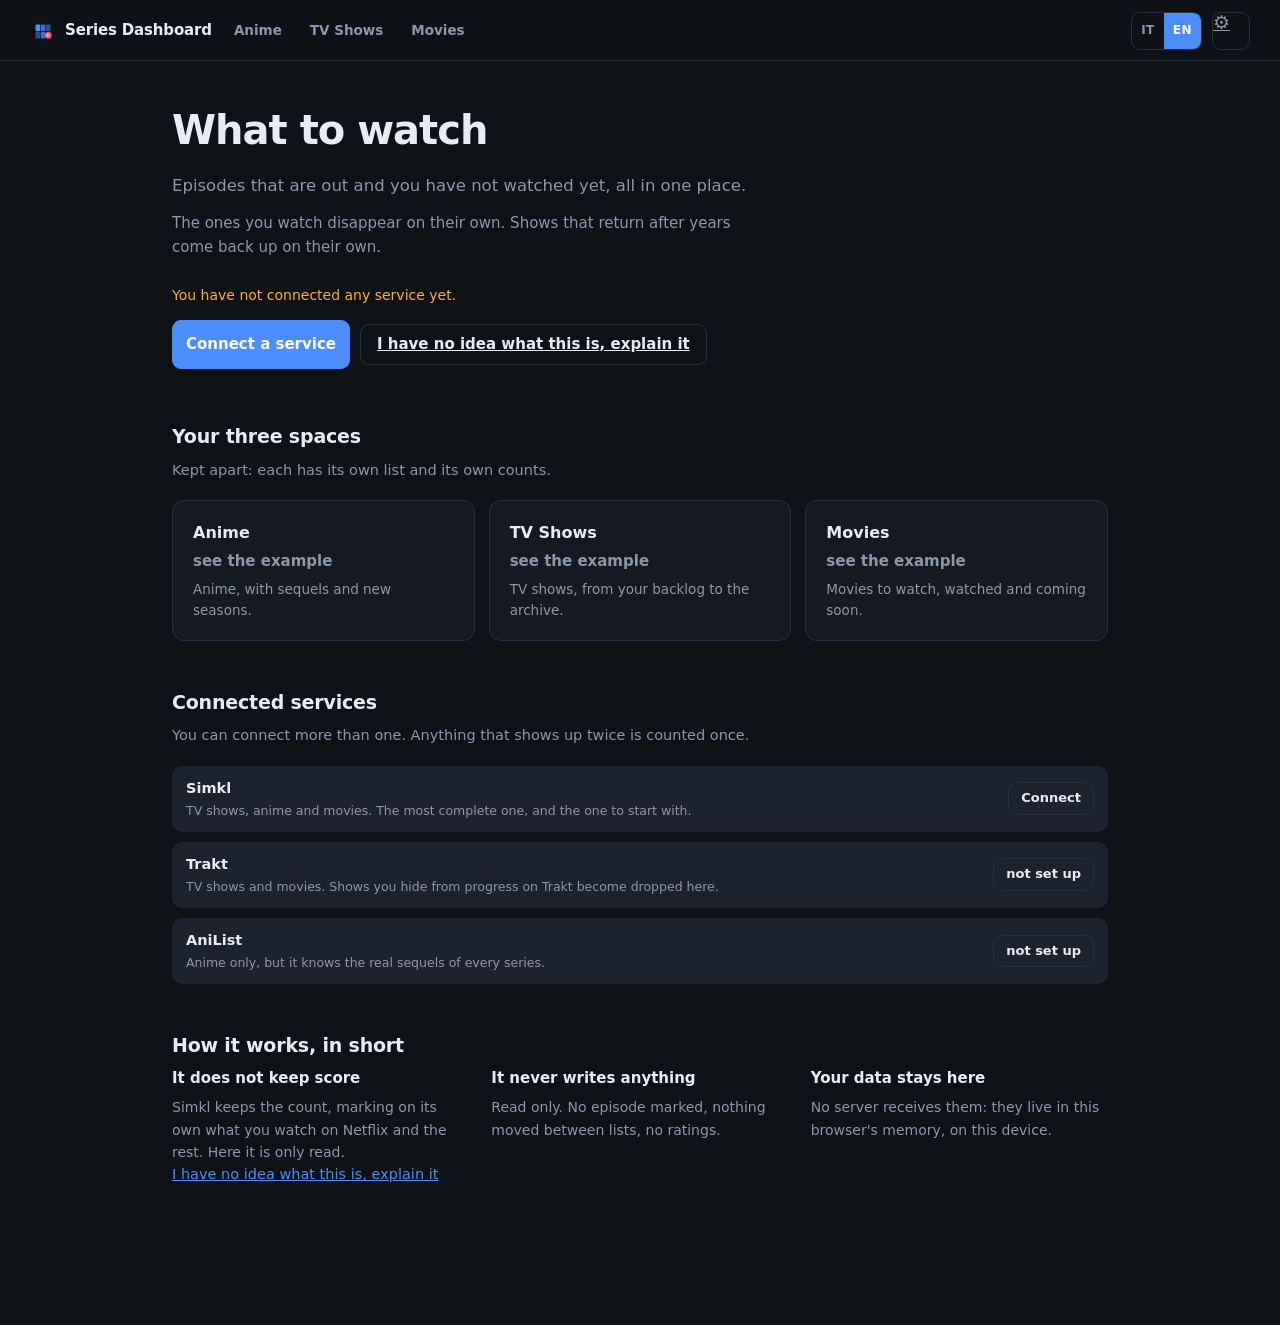
<file: index.html>
<!doctype html>
<html lang="it">
<head>
<meta charset="utf-8">
<meta name="viewport" content="width=device-width, initial-scale=1, viewport-fit=cover">
<meta name="theme-color" content="#0e1116">
<title>Dashboard Serie</title>
<meta name="description" content="Gli episodi usciti che non hai ancora visto, presi dai tuoi account. Anime, serie TV e film, ognuno col suo spazio.">
<link rel="icon" href="icon.svg">
<link rel="manifest" href="manifest.webmanifest">
<!-- Il numero di versione sale a ogni modifica: senza, il browser continua a
     servire i file vecchi. Va cambiato in tutte le pagine e nella costante
     VERSIONE di sw.js. Se ne resta indietro uno, il sito lo dice nella console. -->
<link rel="stylesheet" href="app.css?v=30">
</head>
<body>

<header class="topbar">
  <div class="topbar-inner topbar-row">
    <a class="marchio" href="index.html">
      <img src="icon.svg" alt="" width="26" height="26">
      <span data-t="app.nome"></span>
    </a>
    <nav class="spazi">
      <a href="anime.html" data-spazio="anime" data-t="nav.anime"></a>
      <a href="serie.html" data-spazio="serie" data-t="nav.serie"></a>
      <a href="film.html" data-spazio="film" data-t="nav.film"></a>
    </nav>
    <span class="spacer"></span>
    <span id="syncInfo" class="sync-info"></span>
    <button id="btnSync" class="icon-btn hidden" data-t-attr="title:ctrl.aggiorna">&#8635;</button>
    <span class="lingua-switch">
      <button data-lingua="it">IT</button><button data-lingua="en">EN</button>
    </span>
    <a class="icon-btn" href="impostazioni.html" data-t-attr="title:nav.impostazioni">&#9881;</a>
  </div>
</header>

<main class="pagina-centro">

  <!-- ============ APERTURA ============ -->
  <section class="hero">
    <h1 data-t="home.titolo"></h1>
    <p class="hero-sotto" data-t="home.sotto"></p>
    <p class="hero-sotto hero-sotto2" data-t="home.sotto2"></p>

    <div id="heroAzioni" class="hero-azioni"></div>
  </section>

  <!-- ============ I TRE SPAZI ============ -->
  <section class="sezione" id="sezSpazi">
    <h2 class="sezione-t" data-t="home.spaziTitolo"></h2>
    <p class="sezione-d" data-t="home.spaziSotto"></p>
    <div class="spazi-carte" id="spaziCarte"></div>
  </section>

  <!-- ============ SERVIZI ============ -->
  <section class="sezione">
    <h2 class="sezione-t" data-t="home.serviziTitolo"></h2>
    <p class="sezione-d" data-t="home.serviziSotto"></p>
    <div class="servizi" id="homeServizi"></div>
  </section>

  <!-- ============ COME FUNZIONA ============ -->
  <section class="sezione">
    <h2 class="sezione-t" data-t="home.comeFunziona"></h2>
    <div class="punti">
      <div class="punto">
        <h3 data-t="home.p1t"></h3>
        <p data-t="home.p1d"></p>
      </div>
      <div class="punto">
        <h3 data-t="home.p2t"></h3>
        <p data-t="home.p2d"></p>
      </div>
      <div class="punto">
        <h3 data-t="home.p3t"></h3>
        <p data-t="home.p3d"></p>
      </div>
    </div>
    <p class="sezione-d">
      <a href="guida.html" data-t="home.leggiGuida"></a>
    </p>
  </section>

</main>

<script src="js/lingua.js?v=30"></script>
<script src="js/stato.js?v=30"></script>
<script src="js/fonti.js?v=30"></script>
<script src="js/regole.js?v=30"></script>
<script src="js/carte.js?v=30"></script>
<script src="js/telaio.js?v=30"></script>
<script src="js/home.js?v=30"></script>
</body>
</html>
</file>
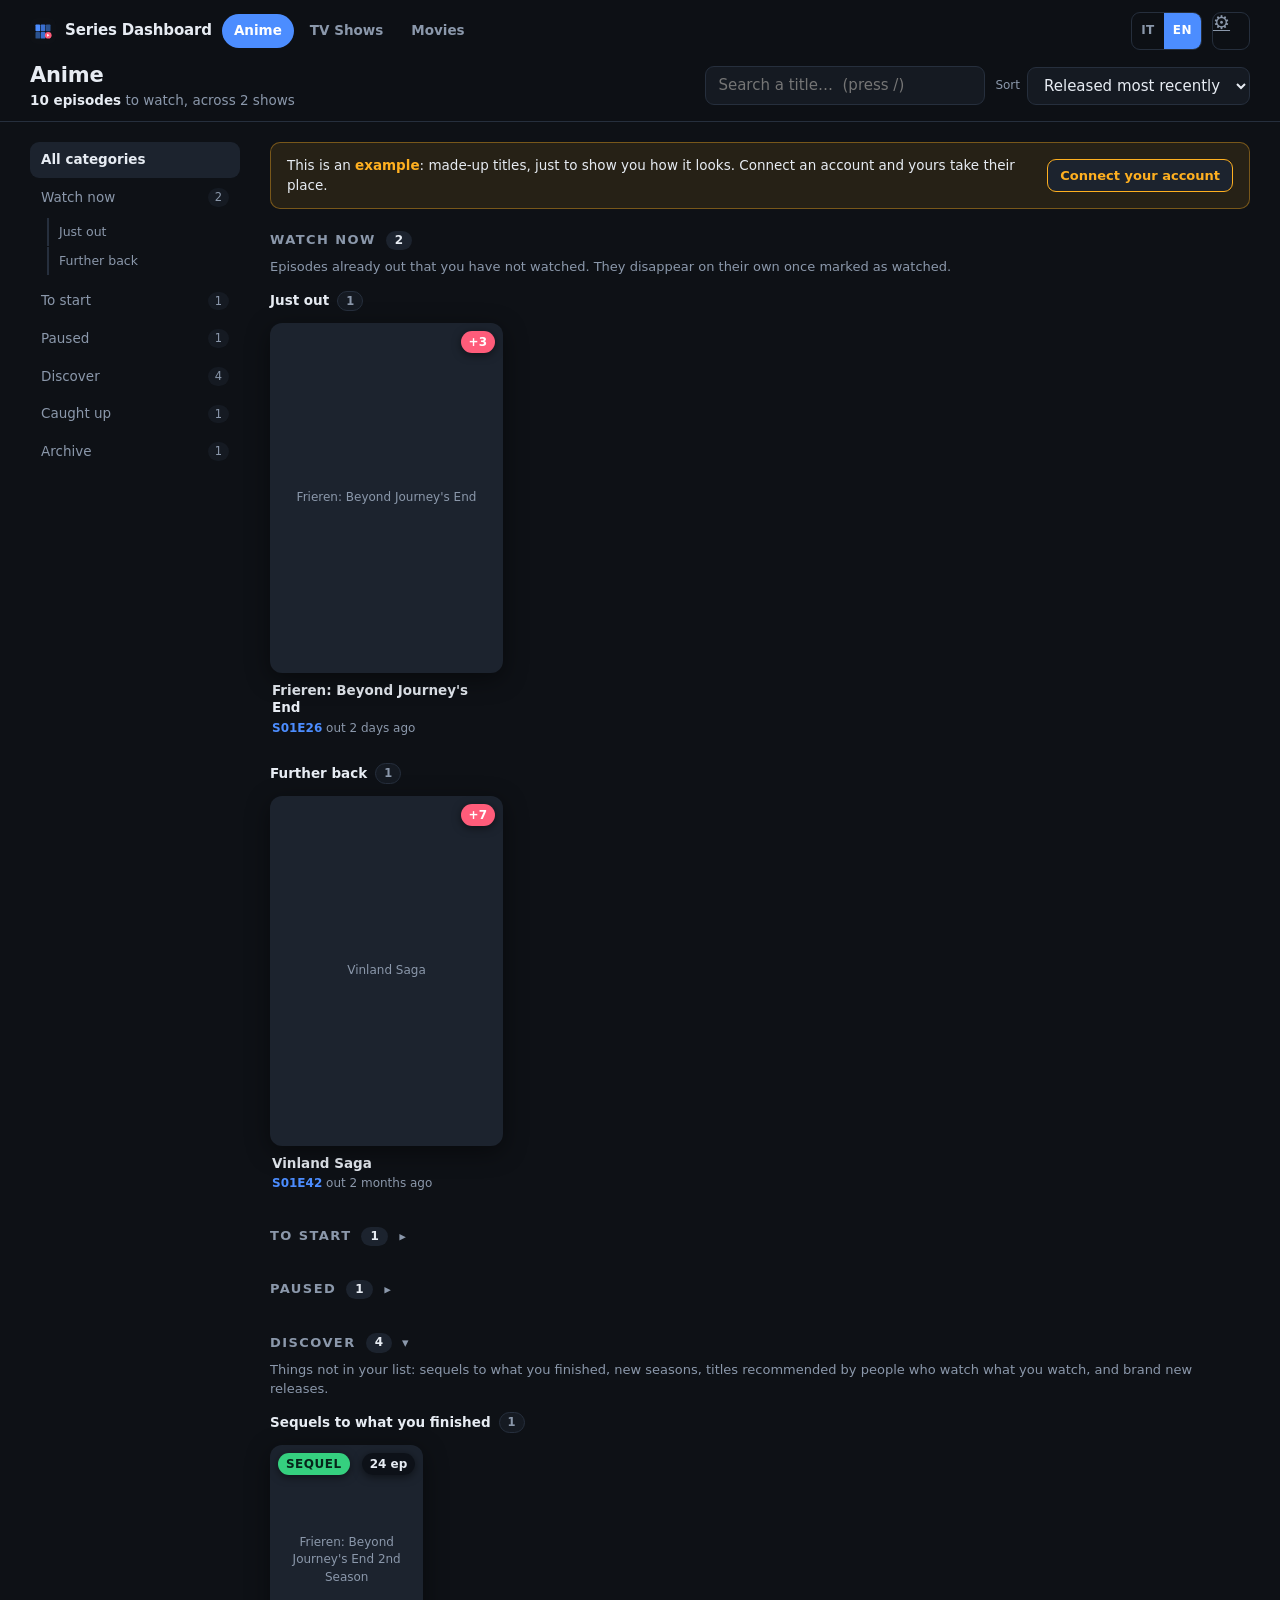
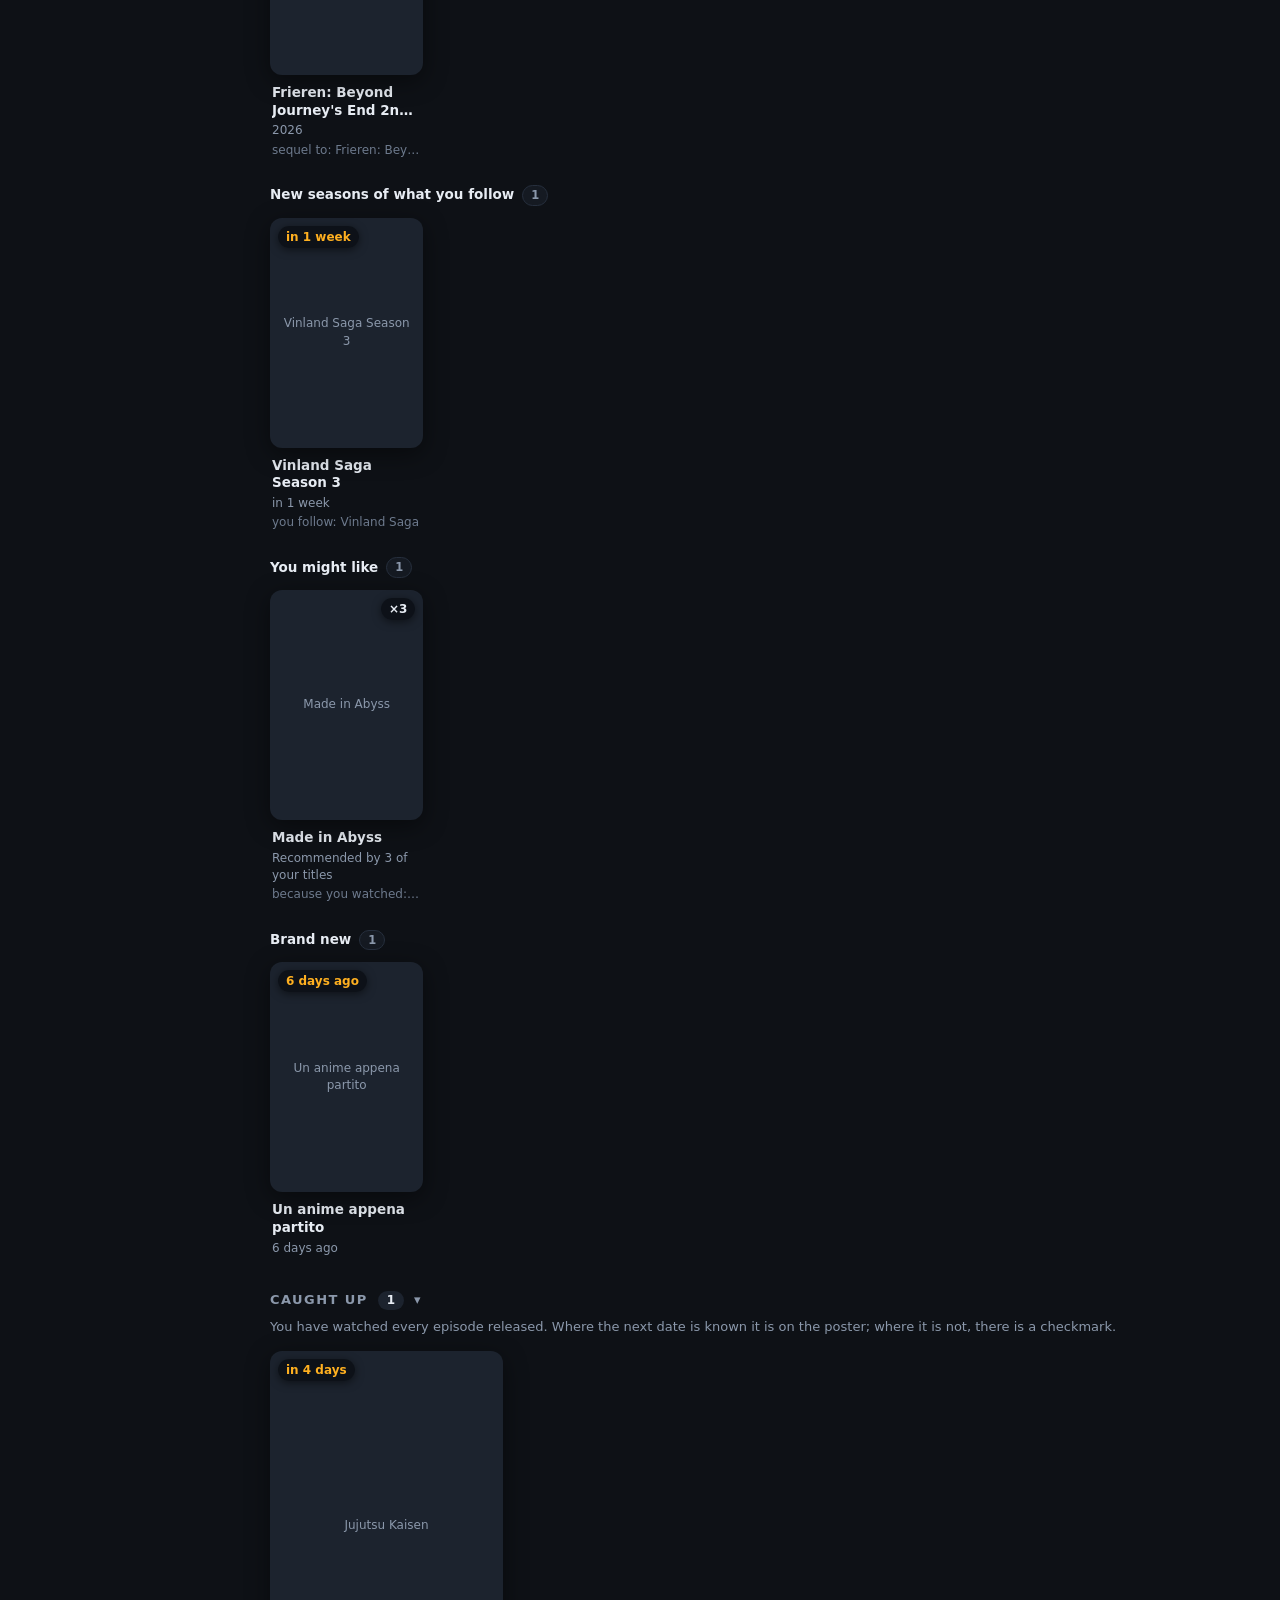
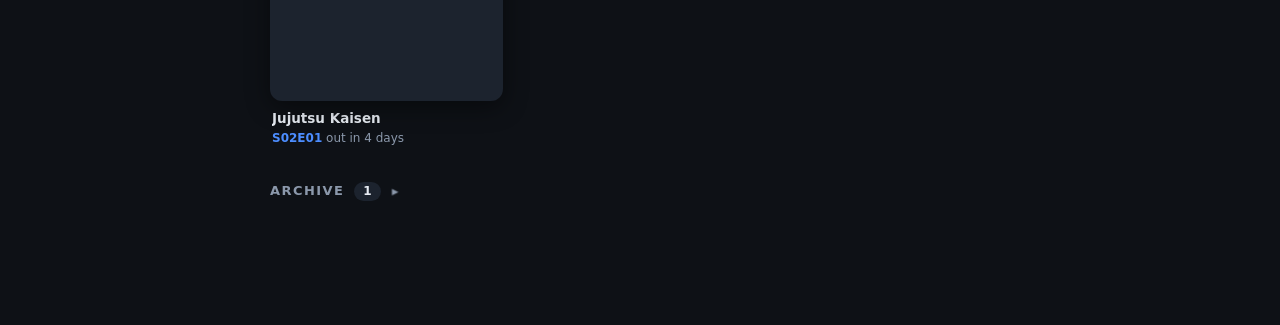
<file: anime.html>
<!doctype html>
<html lang="it">
<head>
<meta charset="utf-8">
<meta name="viewport" content="width=device-width, initial-scale=1, viewport-fit=cover">
<meta name="theme-color" content="#0e1116">
<title>Anime · Dashboard Serie</title>
<link rel="icon" href="icon.svg">
<link rel="manifest" href="manifest.webmanifest">
<!-- il numero di versione va tenuto uguale in tutte le pagine e in sw.js -->
<link rel="stylesheet" href="app.css?v=30">
</head>
<body>

<header class="topbar">
  <div class="topbar-inner">
    <div class="topbar-row">
      <a class="marchio" href="index.html">
        <img src="icon.svg" alt="" width="26" height="26">
        <span class="marchio-nome" data-t="app.nome"></span>
      </a>
      <nav class="spazi">
        <a href="anime.html" data-spazio="anime" data-t="nav.anime"></a>
        <a href="serie.html" data-spazio="serie" data-t="nav.serie"></a>
        <a href="film.html" data-spazio="film" data-t="nav.film"></a>
      </nav>
      <span class="spacer"></span>
      <span id="syncInfo" class="sync-info"></span>
      <button id="btnSync" class="icon-btn" data-t-attr="title:ctrl.aggiorna">&#8635;</button>
      <span class="lingua-switch">
        <button data-lingua="it">IT</button><button data-lingua="en">EN</button>
      </span>
      <a class="icon-btn" href="impostazioni.html" data-t-attr="title:nav.impostazioni">&#9881;</a>
    </div>

    <div class="topbar-row">
      <div class="brand-box">
        <h1 class="brand" data-t="nav.anime"></h1>
        <p class="brand-sub" id="brandSub"></p>
      </div>
      <span class="spacer"></span>
      <input id="cerca" class="search" type="search" autocomplete="off"
             data-t-attr="placeholder:ctrl.cerca;title:ctrl.cercaAiuto">
      <span class="campo">
        <span class="campo-eti" data-t="ctrl.ordina"></span>
        <select id="ordina" class="select" data-t-attr="title:ctrl.ordinaAiuto"></select>
      </span>
    </div>
  </div>
</header>

<div class="layout">
  <nav class="nav" id="nav"></nav>
  <main id="main"></main>
</div>

<script src="js/lingua.js?v=30"></script>
<script src="js/stato.js?v=30"></script>
<script src="js/fonti.js?v=30"></script>
<script src="js/regole.js?v=30"></script>
<script src="js/carte.js?v=30"></script>
<script src="js/telaio.js?v=30"></script>
<script src="js/esempio.js?v=30"></script>
<script src="js/spazio.js?v=30"></script>
<script>avviaSpazio('anime');</script>
</body>
</html>
</file>
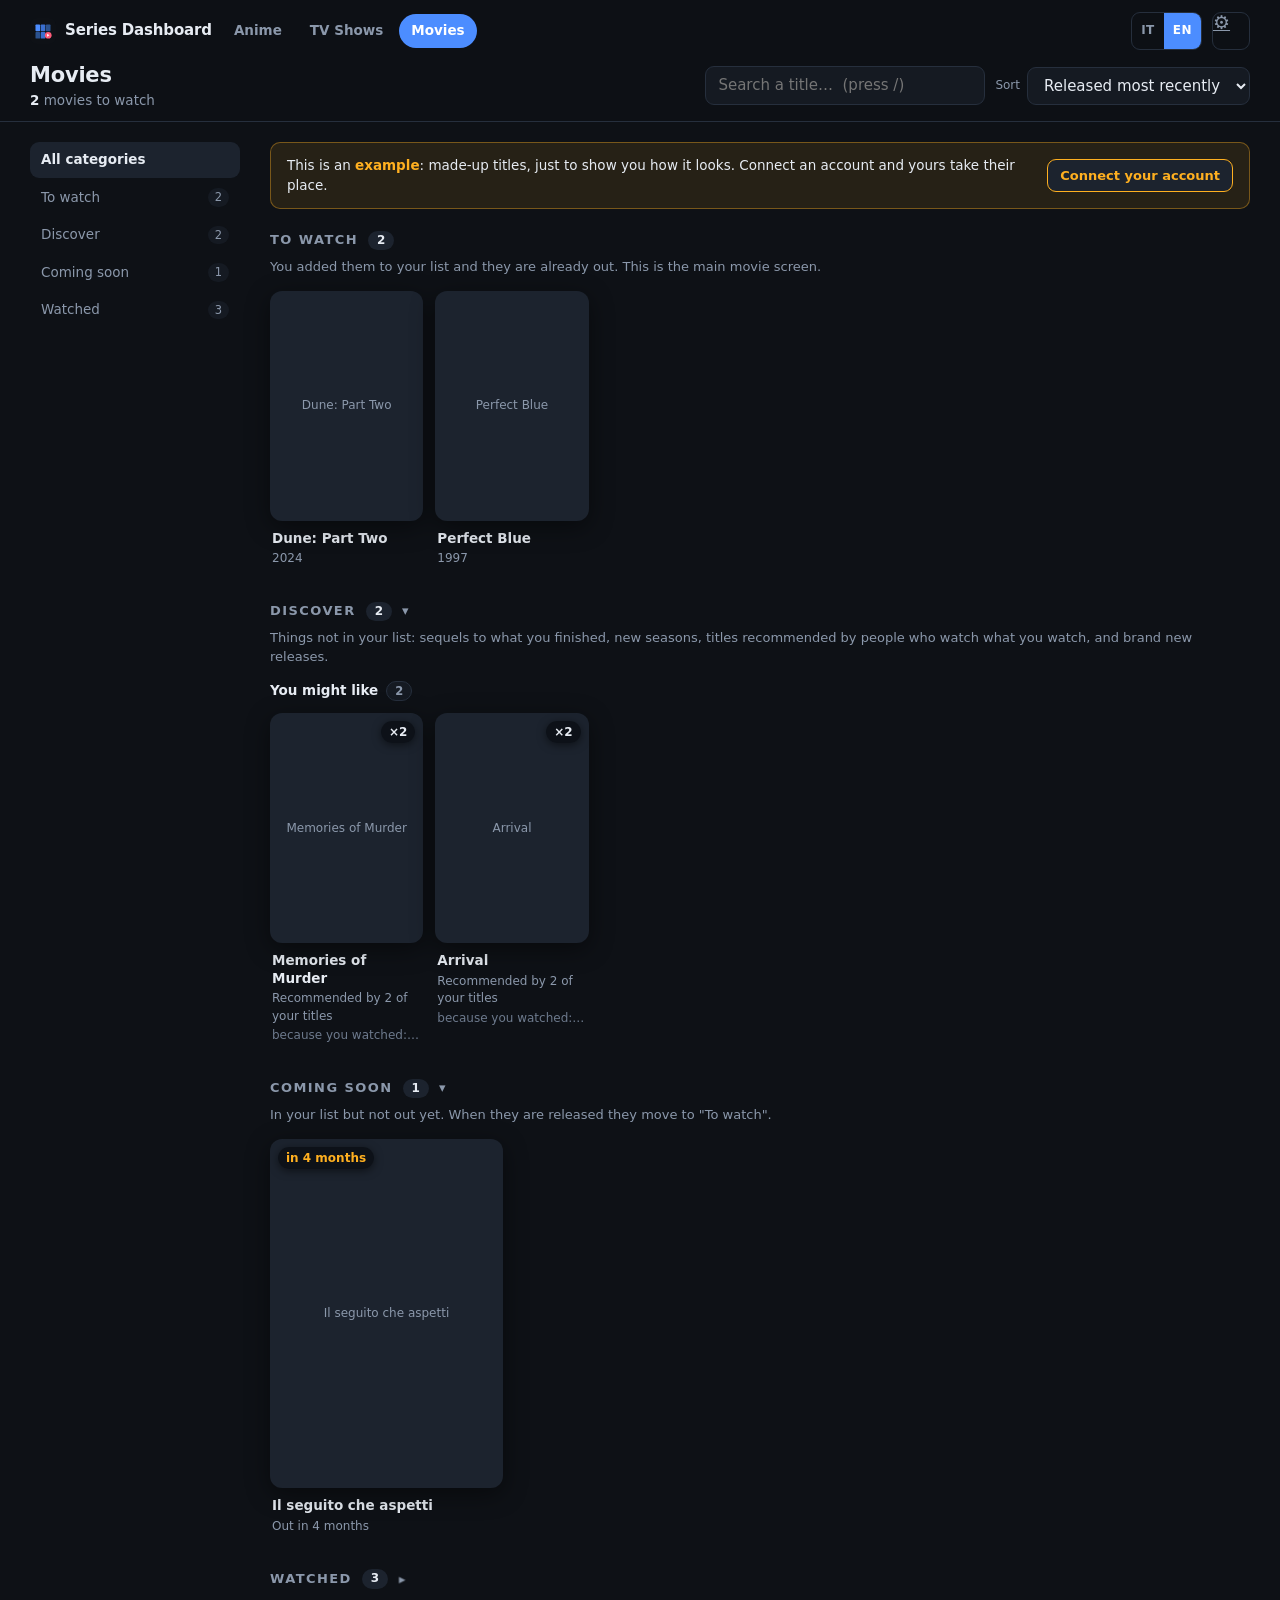
<file: film.html>
<!doctype html>
<html lang="it">
<head>
<meta charset="utf-8">
<meta name="viewport" content="width=device-width, initial-scale=1, viewport-fit=cover">
<meta name="theme-color" content="#0e1116">
<title>Film · Dashboard Serie</title>
<link rel="icon" href="icon.svg">
<link rel="manifest" href="manifest.webmanifest">
<!-- il numero di versione va tenuto uguale in tutte le pagine e in sw.js -->
<link rel="stylesheet" href="app.css?v=30">
</head>
<body>

<header class="topbar">
  <div class="topbar-inner">
    <div class="topbar-row">
      <a class="marchio" href="index.html">
        <img src="icon.svg" alt="" width="26" height="26">
        <span class="marchio-nome" data-t="app.nome"></span>
      </a>
      <nav class="spazi">
        <a href="anime.html" data-spazio="anime" data-t="nav.anime"></a>
        <a href="serie.html" data-spazio="serie" data-t="nav.serie"></a>
        <a href="film.html" data-spazio="film" data-t="nav.film"></a>
      </nav>
      <span class="spacer"></span>
      <span id="syncInfo" class="sync-info"></span>
      <button id="btnSync" class="icon-btn" data-t-attr="title:ctrl.aggiorna">&#8635;</button>
      <span class="lingua-switch">
        <button data-lingua="it">IT</button><button data-lingua="en">EN</button>
      </span>
      <a class="icon-btn" href="impostazioni.html" data-t-attr="title:nav.impostazioni">&#9881;</a>
    </div>

    <div class="topbar-row">
      <div class="brand-box">
        <h1 class="brand" data-t="nav.film"></h1>
        <p class="brand-sub" id="brandSub"></p>
      </div>
      <span class="spacer"></span>
      <input id="cerca" class="search" type="search" autocomplete="off"
             data-t-attr="placeholder:ctrl.cerca;title:ctrl.cercaAiuto">
      <span class="campo">
        <span class="campo-eti" data-t="ctrl.ordina"></span>
        <select id="ordina" class="select" data-t-attr="title:ctrl.ordinaAiuto"></select>
      </span>
    </div>
  </div>
</header>

<div class="layout">
  <nav class="nav" id="nav"></nav>
  <main id="main"></main>
</div>

<script src="js/lingua.js?v=30"></script>
<script src="js/stato.js?v=30"></script>
<script src="js/fonti.js?v=30"></script>
<script src="js/regole.js?v=30"></script>
<script src="js/carte.js?v=30"></script>
<script src="js/telaio.js?v=30"></script>
<script src="js/esempio.js?v=30"></script>
<script src="js/spazio.js?v=30"></script>
<script>avviaSpazio('film');</script>
</body>
</html>
</file>
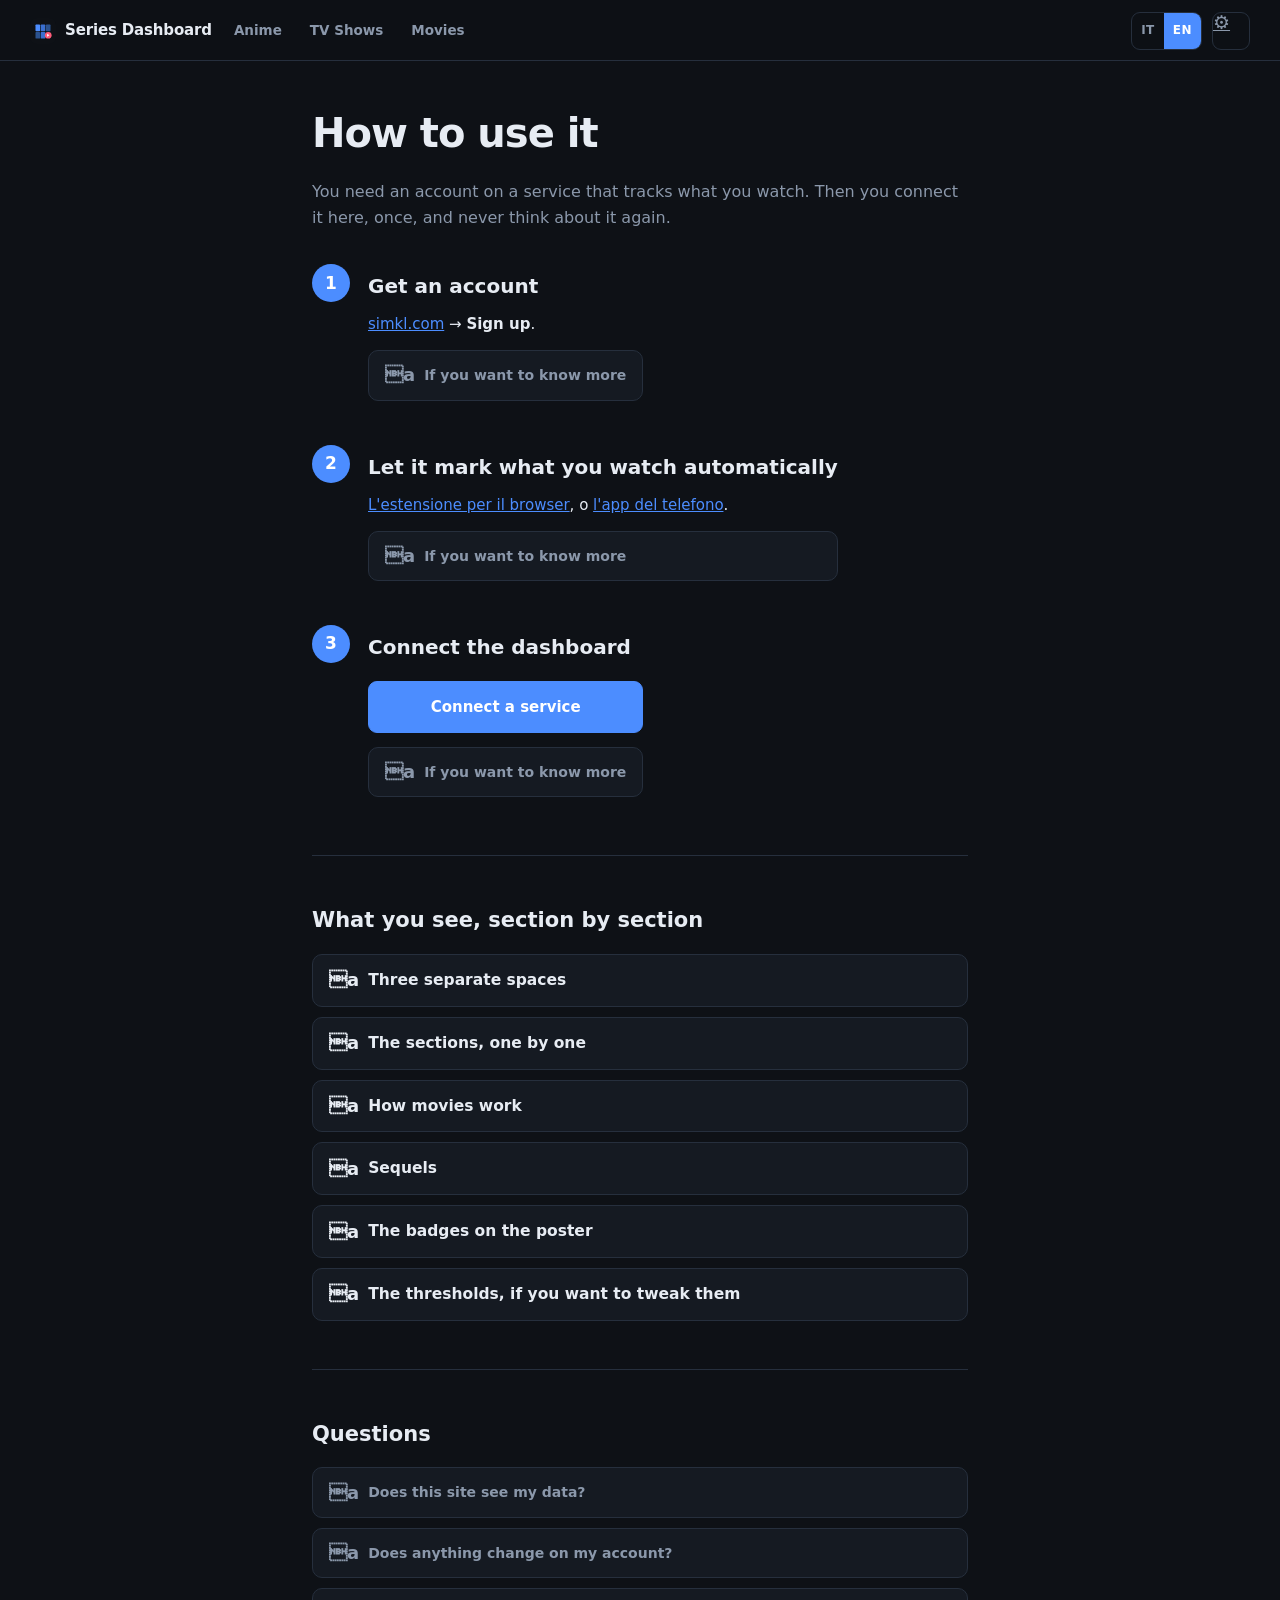
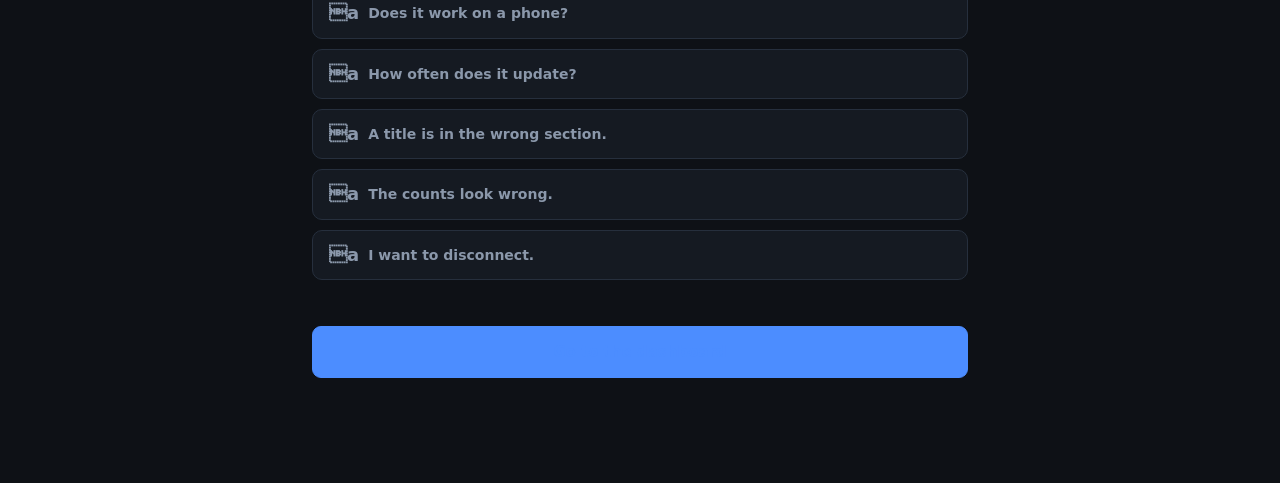
<file: guida.html>
<!doctype html>
<html lang="it">
<head>
<meta charset="utf-8">
<meta name="viewport" content="width=device-width, initial-scale=1, viewport-fit=cover">
<meta name="theme-color" content="#0e1116">
<title>Guida · Dashboard Serie</title>
<meta name="description" content="Tre passaggi, una volta sola: un account che segna cosa guardi, e lo colleghi qui.">
<link rel="icon" href="icon.svg">
<link rel="manifest" href="manifest.webmanifest">
<!-- il numero di versione va tenuto uguale in tutte le pagine e in sw.js -->
<link rel="stylesheet" href="app.css?v=30">
</head>
<body>

<header class="topbar">
  <div class="topbar-inner topbar-row">
    <a class="marchio" href="index.html">
      <img src="icon.svg" alt="" width="26" height="26">
      <span data-t="app.nome"></span>
    </a>
    <nav class="spazi">
      <a href="anime.html" data-spazio="anime" data-t="nav.anime"></a>
      <a href="serie.html" data-spazio="serie" data-t="nav.serie"></a>
      <a href="film.html" data-spazio="film" data-t="nav.film"></a>
    </nav>
    <span class="spacer"></span>
    <span class="lingua-switch">
      <button data-lingua="it">IT</button><button data-lingua="en">EN</button>
    </span>
    <a class="icon-btn" href="impostazioni.html" data-t-attr="title:nav.impostazioni">&#9881;</a>
  </div>
</header>

<!--
  La guida di prima era un muro: giusta, ma nessuno la leggeva fino in fondo.
  Adesso in pagina resta il minimo indispensabile — una riga di riassunto e tre
  passaggi corti — e tutto il resto sta dentro ai blocchi che si aprono con un
  clic. Chi ha fretta legge dieci righe e ha finito; chi vuole i dettagli li
  trova dove se li aspetta, senza doverseli scorrere per forza.
-->
<main class="pagina-centro stretta guida">

  <h1 class="hero-t" data-t="g.titolo"></h1>
  <p class="guida-occhiello" data-t="g.riassunto"></p>

  <!-- ============ I TRE PASSI, CORTI ============ -->
  <section class="passo">
    <div class="passo-n">1</div>
    <div class="passo-corpo">
      <h2 data-t="g.p1"></h2>
      <p><a href="https://simkl.com/" target="_blank" rel="noopener">simkl.com</a> &rarr; <b>Sign up</b>.</p>
      <details class="pieghevole">
        <summary data-t="g.dettagli"></summary>
        <p data-t-html="g.p1d"></p>
        <p data-t="g.qualeSotto"></p>
        <div class="tabella">
          <div class="riga"><div class="cella-t">Simkl</div><div class="cella-d" data-t-html="g.simklD"></div></div>
          <div class="riga"><div class="cella-t">Trakt</div><div class="cella-d" data-t-html="g.traktD"></div></div>
          <div class="riga"><div class="cella-t">AniList</div><div class="cella-d" data-t-html="g.anilistD"></div></div>
        </div>
        <p><a href="https://simkl.com/apps/import/" target="_blank" rel="noopener">simkl.com/apps/import</a></p>
      </details>
    </div>
  </section>

  <section class="passo">
    <div class="passo-n">2</div>
    <div class="passo-corpo">
      <h2 data-t="g.p2"></h2>
      <p>
        <a href="https://simkl.com/apps/chrome/" target="_blank" rel="noopener">L'estensione per il browser</a>,
        o <a href="https://simkl.com/apps/mobile/" target="_blank" rel="noopener">l'app del telefono</a>.
      </p>
      <details class="pieghevole">
        <summary data-t="g.dettagli"></summary>
        <p data-t="g.p2d"></p>
        <h3 data-t="g.p2pc"></h3>
        <p data-t-html="g.p2pcD"></p>
        <h3 data-t="g.p2tel"></h3>
        <p data-t="g.p2telD"></p>
        <h3 data-t="g.p2media"></h3>
        <p data-t="g.p2mediaD"></p>
        <p>
          <a href="https://simkl.com/apps/plex/" target="_blank" rel="noopener">Plex</a> ·
          <a href="https://simkl.com/apps/kodi/" target="_blank" rel="noopener">Kodi</a> ·
          <a href="https://simkl.com/apps/emby/" target="_blank" rel="noopener">Emby</a> ·
          <a href="https://simkl.com/apps/jellyfin/" target="_blank" rel="noopener">Jellyfin</a>
        </p>
      </details>
    </div>
  </section>

  <section class="passo">
    <div class="passo-n">3</div>
    <div class="passo-corpo">
      <h2 data-t="g.p3"></h2>
      <button class="btn btn-big" id="btnCollega" data-t="home.collegaOra"></button>
      <details class="pieghevole">
        <summary data-t="g.dettagli"></summary>
        <p data-t-html="g.p3d"></p>
        <p class="nota" data-t="coll.durata"></p>
        <p class="nota" data-t="g.p3nota"></p>
      </details>
    </div>
  </section>

  <hr class="guida-riga">

  <!-- ============ IL RESTO, TUTTO PIEGATO ============ -->
  <h2 class="guida-h2" data-t="g.cosaVedi"></h2>

  <details class="pieghevole grande">
    <summary data-t="g.spaziT"></summary>
    <p data-t="g.spaziD"></p>
  </details>

  <details class="pieghevole grande">
    <summary data-t="g.leSezioni"></summary>
    <div class="tabella">
      <div class="riga"><div class="cella-t" data-t="sez.watch"></div><div class="cella-d" data-t="sez.watch.aiuto"></div></div>
      <div class="riga"><div class="cella-t" data-t="sez.inizia"></div><div class="cella-d" data-t="sez.inizia.aiuto"></div></div>
      <div class="riga"><div class="cella-t" data-t="sez.pausa"></div><div class="cella-d" data-t="sez.pausa.aiuto"></div></div>
      <div class="riga"><div class="cella-t" data-t="sez.scoprire"></div><div class="cella-d" data-t="sez.scoprire.aiuto"></div></div>
      <div class="riga"><div class="cella-t" data-t="sez.pari"></div><div class="cella-d" data-t="sez.pari.aiuto"></div></div>
      <div class="riga"><div class="cella-t" data-t="sez.archivio"></div><div class="cella-d" data-t="sez.archivio.aiuto"></div></div>
    </div>
  </details>

  <details class="pieghevole grande">
    <summary data-t="g.filmT"></summary>
    <p data-t-html="g.filmD"></p>
  </details>

  <details class="pieghevole grande">
    <summary data-t="g.seguitiT"></summary>
    <p data-t-html="g.seguitiD"></p>
  </details>

  <details class="pieghevole grande">
    <summary data-t="g.pastiglie"></summary>
    <div class="tabella">
      <div class="riga"><div class="cella-t"><span class="badge badge-new pos" data-t="bad.nuovo"></span></div><div class="cella-d" data-t="bad.nuovoAiuto"></div></div>
      <div class="riga"><div class="cella-t"><span class="badge badge-count pos">+7</span></div><div class="cella-d" data-t="bad.conteggio"></div></div>
      <div class="riga"><div class="cella-t"><span class="badge badge-info pos">&times;3</span></div><div class="cella-d" data-t="bad.quanteAiuto"></div></div>
      <div class="riga"><div class="cella-t"><span class="badge badge-back pos" data-t="bad.seguito"></span></div><div class="cella-d" data-t="bad.seguitoAiuto"></div></div>
      <div class="riga"><div class="cella-t"><span class="badge badge-back pos" data-t="bad.tornata"></span></div><div class="cella-d" data-t="bad.tornataAiuto"></div></div>
      <div class="riga"><div class="cella-t"><span class="badge badge-done pos">&#10003;</span></div><div class="cella-d" data-t="bad.fattoAiuto"></div></div>
      <div class="riga"><div class="cella-t"><span class="badge badge-soon pos" data-t="bad.esempioData"></span></div><div class="cella-d" data-t="bad.escoAiuto"></div></div>
    </div>
  </details>

  <details class="pieghevole grande">
    <summary data-t="g.soglie"></summary>
    <p data-t="imp.soglieSotto"></p>
    <div class="tabella">
      <div class="riga"><div class="cella-t">60</div><div class="cella-d" id="sogliaPausa"></div></div>
      <div class="riga"><div class="cella-t">90</div><div class="cella-d" id="sogliaCalda"></div></div>
      <div class="riga"><div class="cella-t">365</div><div class="cella-d" id="sogliaAbbandono"></div></div>
      <div class="riga"><div class="cella-t">45</div><div class="cella-d" id="sogliaTornata"></div></div>
    </div>
  </details>

  <hr class="guida-riga">

  <!-- ============ DOMANDE ============ -->
  <h2 class="guida-h2" data-t="g.domande"></h2>
  <details class="pieghevole"><summary data-t="g.q1"></summary><p data-t-html="g.q1d"></p></details>
  <details class="pieghevole"><summary data-t="g.q2"></summary><p data-t-html="g.q2d"></p></details>
  <details class="pieghevole"><summary data-t="g.q3"></summary><p data-t-html="g.q3d"></p></details>
  <details class="pieghevole"><summary data-t="g.q4"></summary><p data-t-html="g.q4d"></p></details>
  <details class="pieghevole"><summary data-t="g.q5"></summary><p data-t-html="g.q5d"></p></details>
  <details class="pieghevole"><summary data-t="g.q6"></summary><p data-t-html="g.q6d"></p></details>
  <details class="pieghevole"><summary data-t="g.q7"></summary><p data-t-html="g.q7d"></p></details>

  <p class="guida-fine">
    <a class="btn btn-big btn-largo" href="index.html" data-t="g.vaiAllaDash"></a>
  </p>

</main>

<script src="js/lingua.js?v=30"></script>
<script src="js/stato.js?v=30"></script>
<script src="js/fonti.js?v=30"></script>
<script src="js/regole.js?v=30"></script>
<script src="js/carte.js?v=30"></script>
<script src="js/telaio.js?v=30"></script>
<script>
/* La guida è una pagina di testo, ma il pulsante "collega" deve funzionare
   anche da qui: chi finisce di leggere è esattamente la persona pronta a farlo,
   e mandarla in un'altra pagina per premerlo era un passaggio di troppo. */
(function () {
  load();
  montaTelaio({ attiva: null });

  function riempi() {
    applicaLingua();
    document.getElementById('sogliaPausa').innerHTML = t('imp.pausa', { n: 60 });
    document.getElementById('sogliaCalda').innerHTML = t('imp.calda', { n: 90 });
    document.getElementById('sogliaAbbandono').innerHTML = t('imp.abbandono', { n: 365 });
    document.getElementById('sogliaTornata').innerHTML = t('imp.tornata', { n: 45 });
    document.title = t('nav.guida') + ' · ' + t('app.nome');
  }
  riempi();
  document.addEventListener('lingua-cambiata', riempi);

  document.getElementById('btnCollega').onclick = () =>
    apriCollegamento(() => { if (collegato()) location.href = 'index.html'; });
})();
</script>
</body>
</html>
</file>
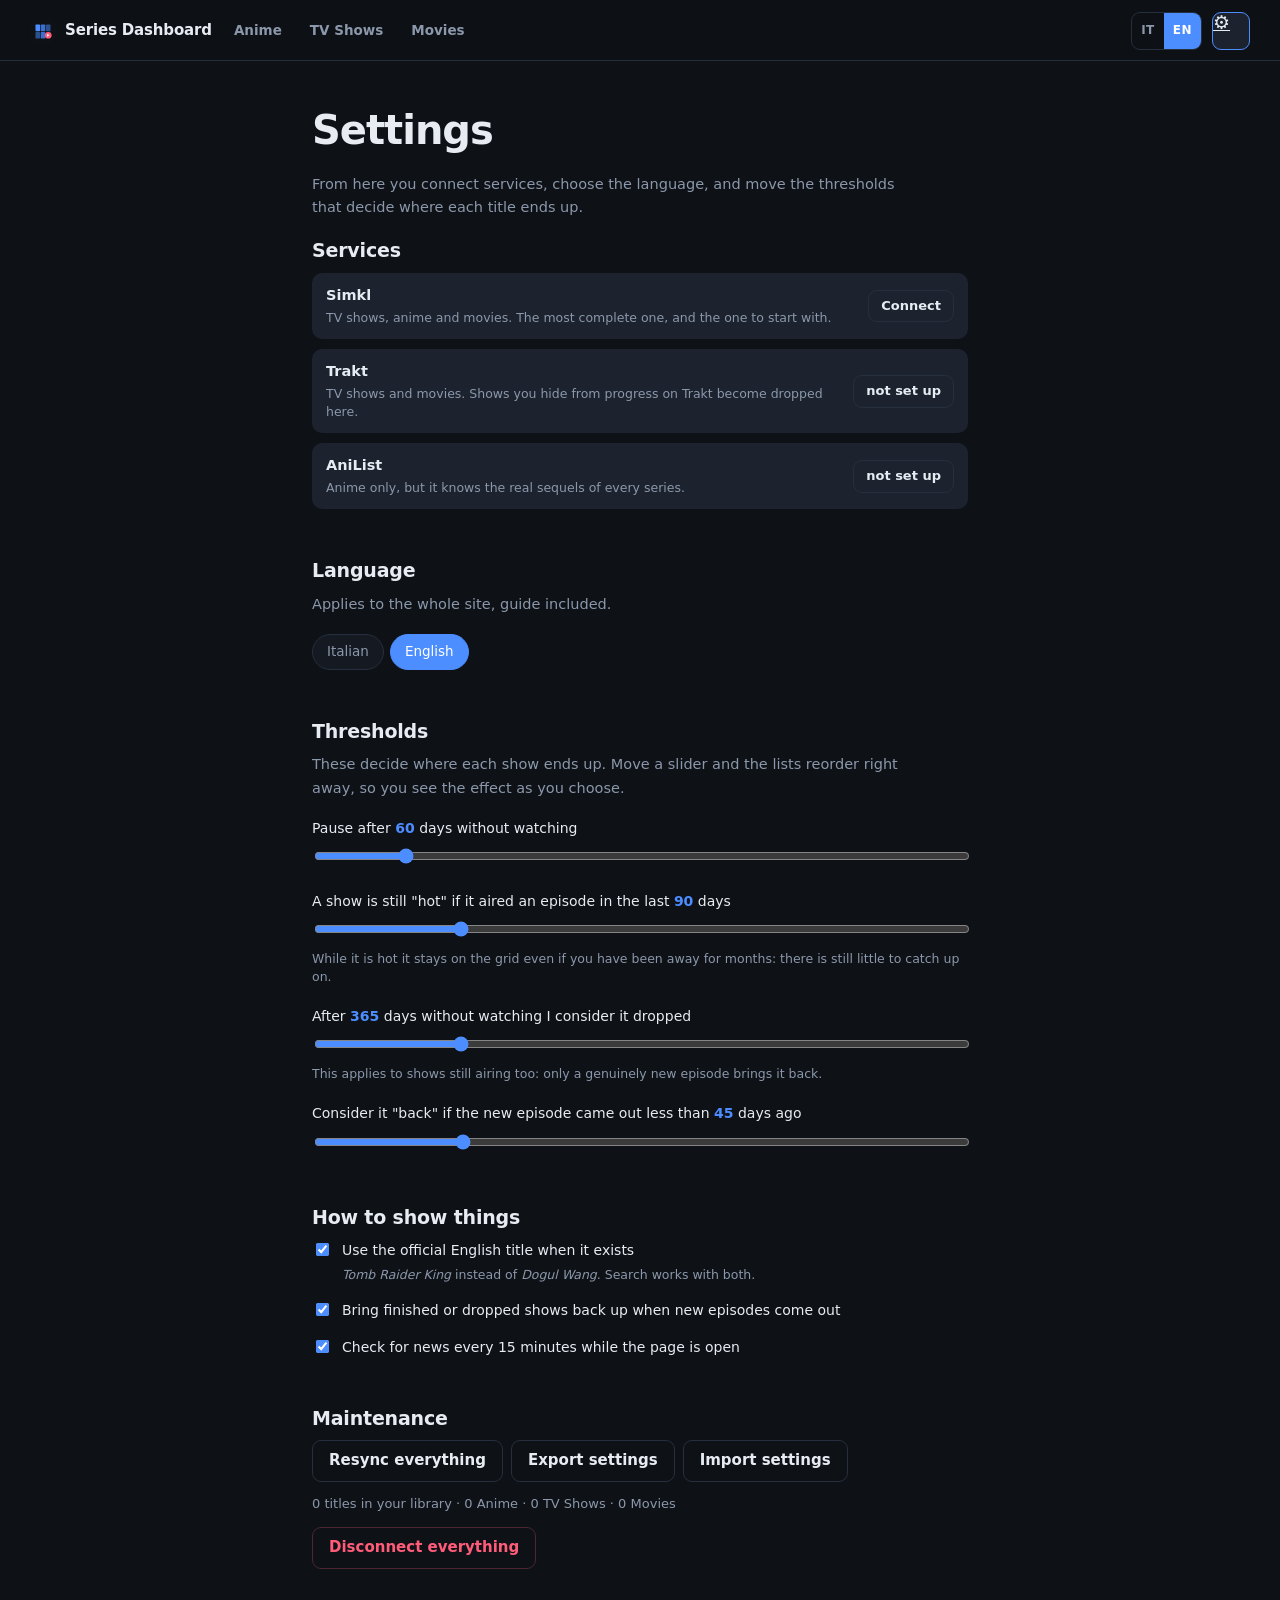
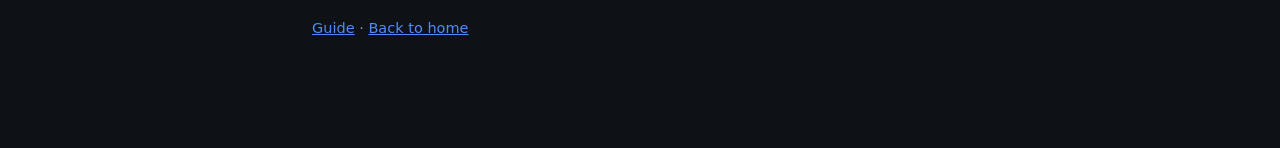
<file: impostazioni.html>
<!doctype html>
<html lang="it">
<head>
<meta charset="utf-8">
<meta name="viewport" content="width=device-width, initial-scale=1, viewport-fit=cover">
<meta name="theme-color" content="#0e1116">
<title>Impostazioni · Dashboard Serie</title>
<link rel="icon" href="icon.svg">
<link rel="manifest" href="manifest.webmanifest">
<!-- il numero di versione va tenuto uguale in tutte le pagine e in sw.js -->
<link rel="stylesheet" href="app.css?v=30">
</head>
<body>

<header class="topbar">
  <div class="topbar-inner topbar-row">
    <a class="marchio" href="index.html">
      <img src="icon.svg" alt="" width="26" height="26">
      <span data-t="app.nome"></span>
    </a>
    <nav class="spazi">
      <a href="anime.html" data-spazio="anime" data-t="nav.anime"></a>
      <a href="serie.html" data-spazio="serie" data-t="nav.serie"></a>
      <a href="film.html" data-spazio="film" data-t="nav.film"></a>
    </nav>
    <span class="spacer"></span>
    <span id="syncInfo" class="sync-info"></span>
    <button id="btnSync" class="icon-btn hidden" data-t-attr="title:ctrl.aggiorna">&#8635;</button>
    <span class="lingua-switch">
      <button data-lingua="it">IT</button><button data-lingua="en">EN</button>
    </span>
    <a class="icon-btn on" href="impostazioni.html" data-t-attr="title:nav.impostazioni">&#9881;</a>
  </div>
</header>

<main class="pagina-centro stretta">

  <h1 class="hero-t" data-t="imp.titolo"></h1>
  <p class="sezione-d" data-t="imp.sotto"></p>

  <!-- ============ SERVIZI ============ -->
  <section class="sezione">
    <h2 class="sezione-t" data-t="imp.servizi"></h2>
    <div class="servizi" id="impServizi"></div>
  </section>

  <!-- ============ LINGUA ============ -->
  <section class="sezione">
    <h2 class="sezione-t" data-t="imp.lingua"></h2>
    <p class="sezione-d" data-t="imp.linguaSotto"></p>
    <span class="chips" id="chipsLingua">
      <button class="chip" data-lingua="it" data-t="lingua.it"></button>
      <button class="chip" data-lingua="en" data-t="lingua.en"></button>
    </span>
  </section>

  <!-- ============ SOGLIE ============ -->
  <section class="sezione">
    <h2 class="sezione-t" data-t="imp.soglie"></h2>
    <p class="sezione-d" data-t="imp.soglieSotto"></p>

    <label class="field">
      <span id="lPause"></span>
      <input id="sPause" type="range" min="14" max="365" step="1">
    </label>

    <label class="field">
      <span id="lHot"></span>
      <input id="sHot" type="range" min="14" max="365" step="1">
      <small class="fieldnote" data-t="imp.caldaNota"></small>
    </label>

    <label class="field">
      <span id="lAbandon"></span>
      <input id="sAbandon" type="range" min="60" max="1460" step="5">
      <small class="fieldnote" data-t="imp.abbandonoNota"></small>
    </label>

    <label class="field">
      <span id="lReturn"></span>
      <input id="sReturn" type="range" min="7" max="180" step="1">
    </label>
  </section>

  <!-- ============ COME MOSTRARE ============ -->
  <section class="sezione">
    <h2 class="sezione-t" data-t="imp.scelte"></h2>

    <label class="check">
      <input id="sEnTitles" type="checkbox">
      <span>
        <span data-t="imp.enTitoli"></span>
        <small class="fieldnote" data-t-html="imp.enTitoliNota"></small>
      </span>
    </label>

    <label class="check">
      <input id="sDropped" type="checkbox">
      <span data-t="imp.riemergi"></span>
    </label>

    <label class="check">
      <input id="sAutoRefresh" type="checkbox">
      <span data-t="imp.auto"></span>
    </label>
  </section>

  <!-- ============ MANUTENZIONE ============ -->
  <section class="sezione">
    <h2 class="sezione-t" data-t="imp.manutenzione"></h2>
    <div class="settings-actions">
      <button id="btnFullSync" class="btn btn-ghost" data-t="imp.risincronizza" data-t-attr="title:imp.risincAiuto"></button>
      <button id="btnExport" class="btn btn-ghost" data-t="imp.esporta" data-t-attr="title:imp.esportaAiuto"></button>
      <button id="btnImport" class="btn btn-ghost" data-t="imp.importa" data-t-attr="title:imp.importaAiuto"></button>
      <button id="btnNascosti" class="btn btn-ghost hidden"></button>
    </div>
    <p class="muted small" id="statsLine"></p>
    <div class="settings-actions">
      <button id="btnLogout" class="btn btn-danger" data-t="imp.scollegaTutto" data-t-attr="title:imp.scollegaAiuto"></button>
    </div>
    <input id="fileImport" type="file" accept="application/json" class="hidden">
  </section>

  <p class="sezione-d">
    <a href="guida.html" data-t="nav.guida"></a> ·
    <a href="index.html" data-t="nav.torna"></a>
  </p>

</main>

<script src="js/lingua.js?v=30"></script>
<script src="js/stato.js?v=30"></script>
<script src="js/fonti.js?v=30"></script>
<script src="js/regole.js?v=30"></script>
<script src="js/carte.js?v=30"></script>
<script src="js/telaio.js?v=30"></script>
<script src="js/impostazioni.js?v=30"></script>
</body>
</html>
</file>
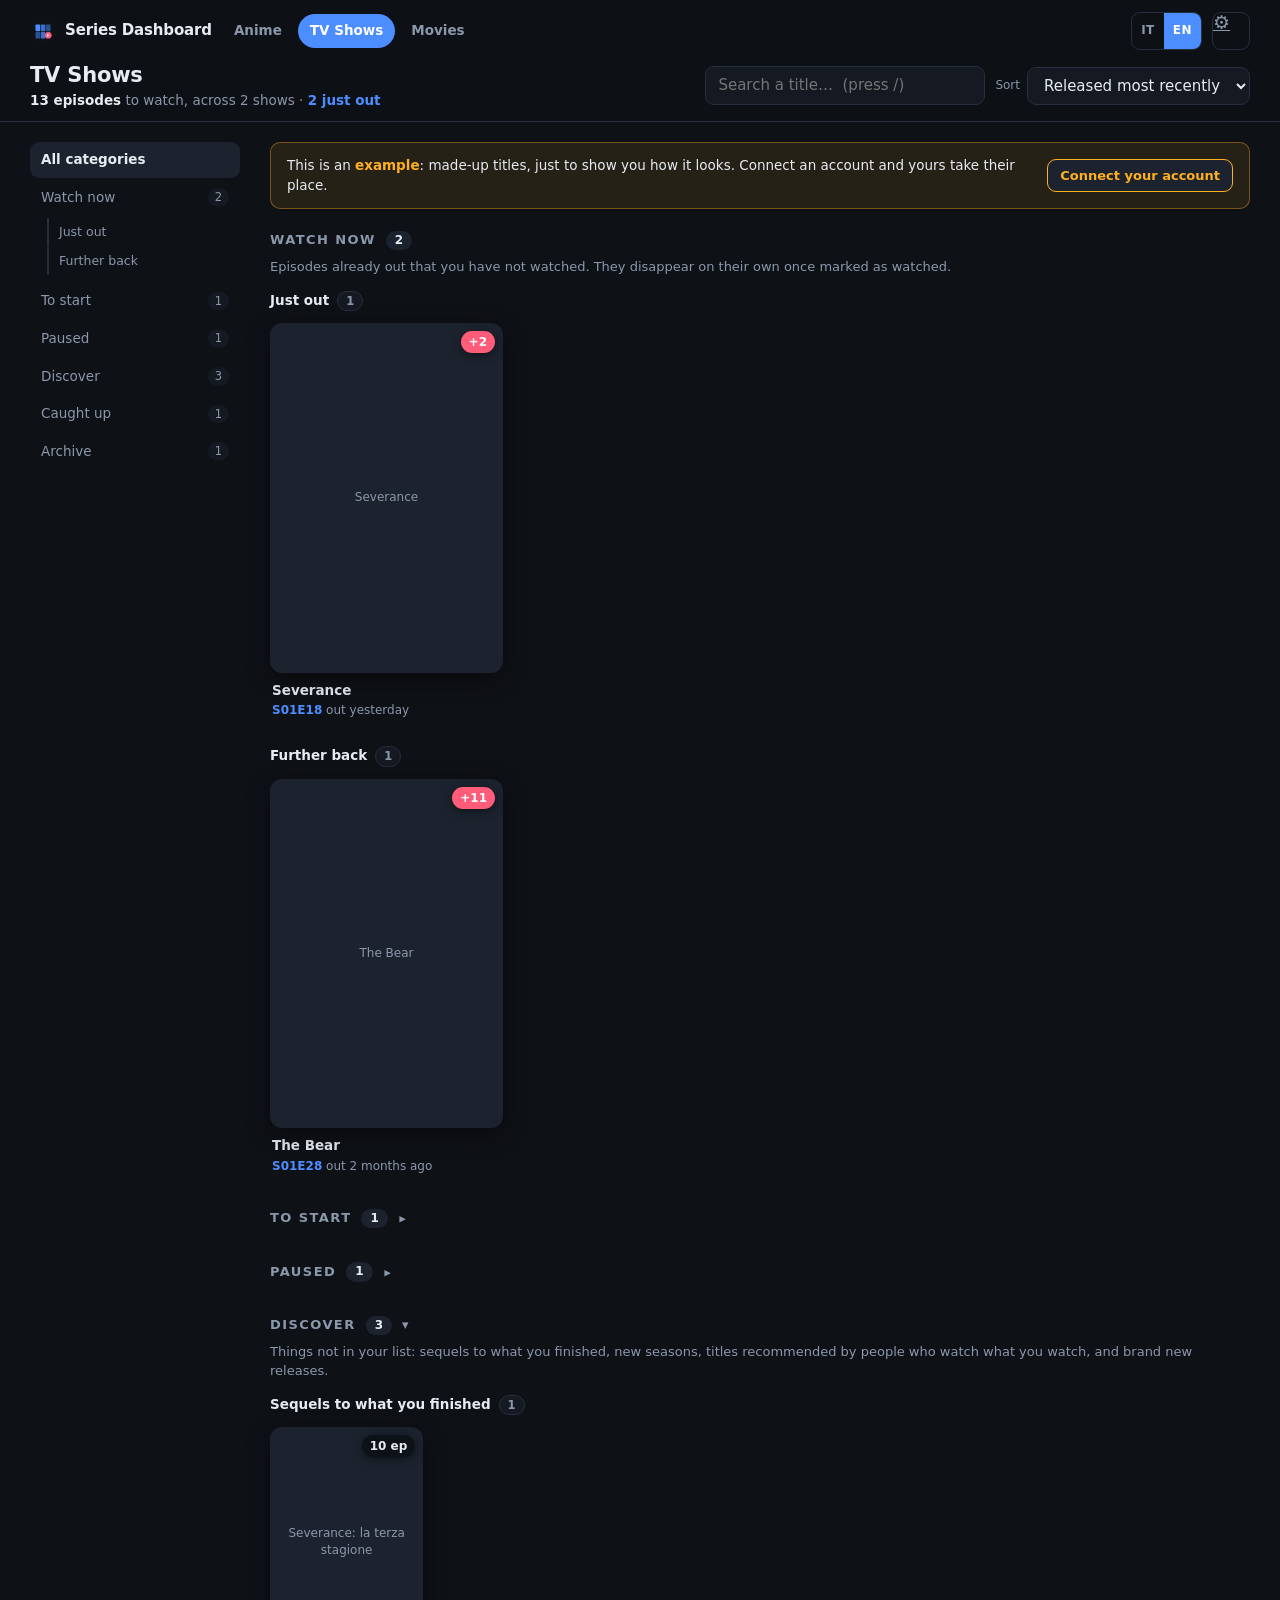
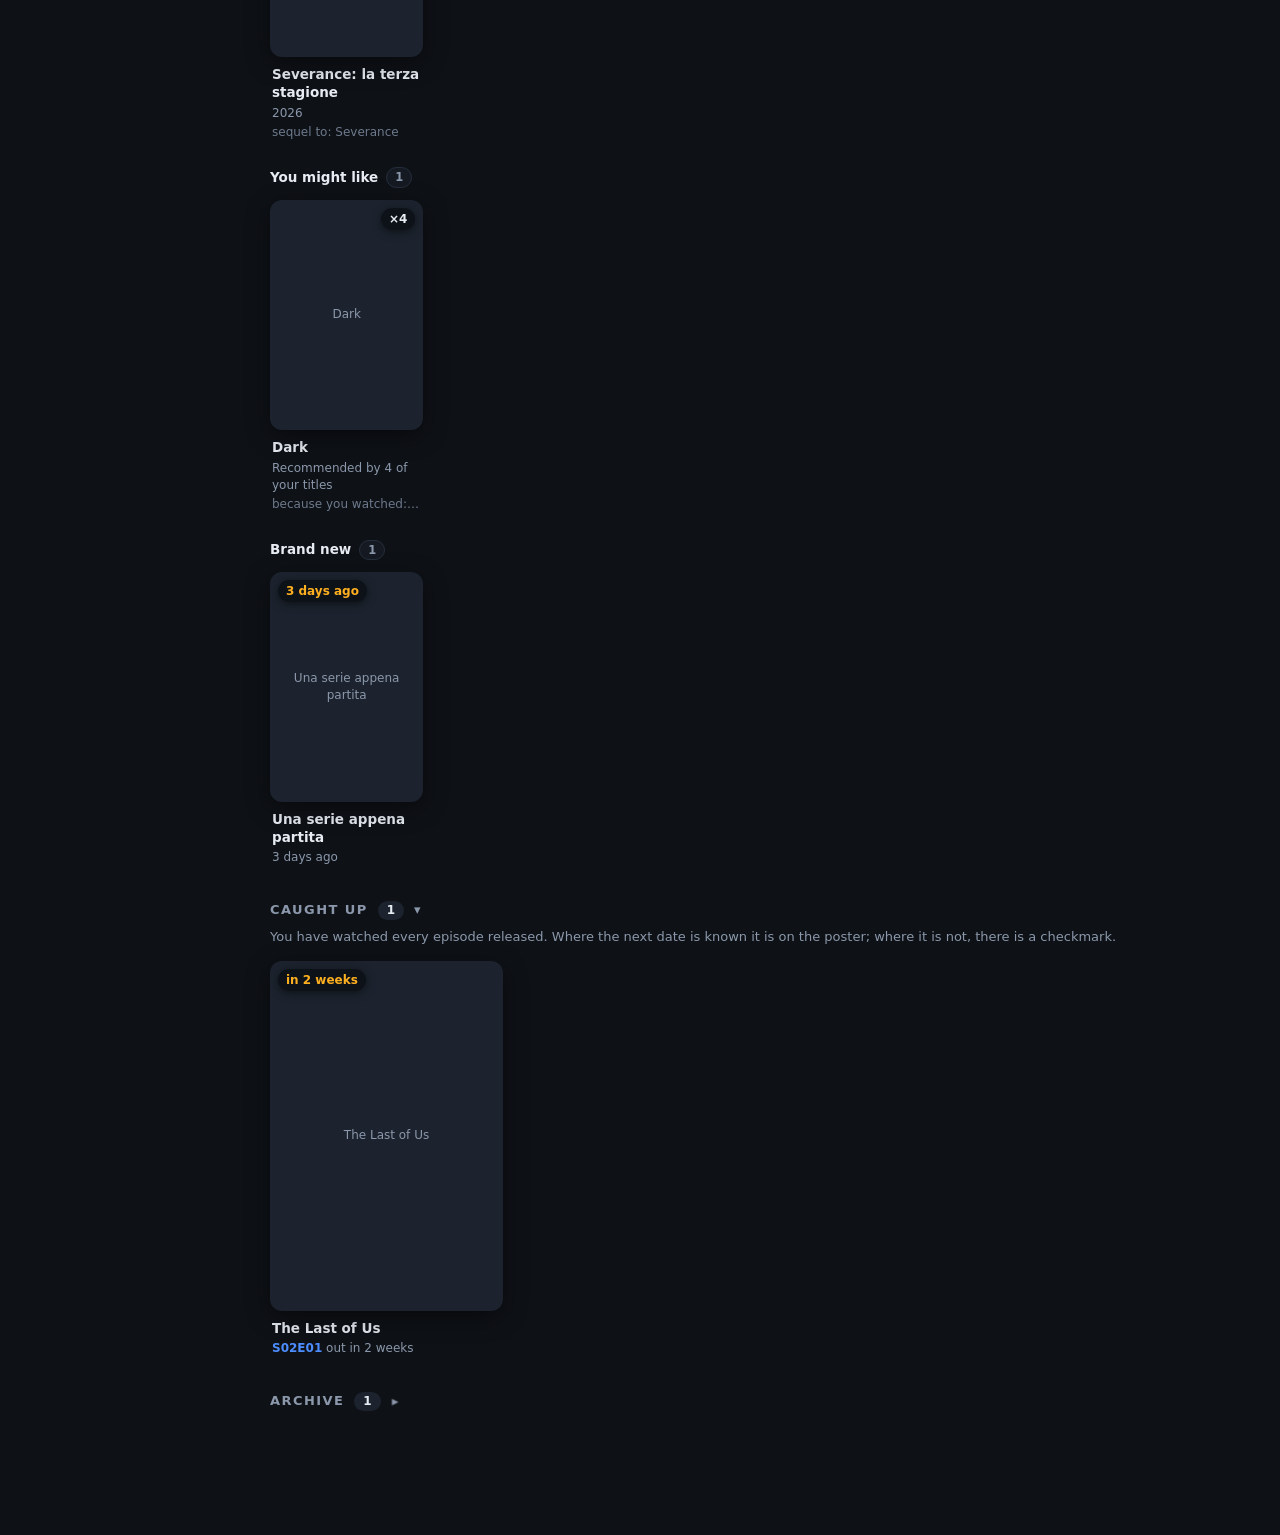
<file: serie.html>
<!doctype html>
<html lang="it">
<head>
<meta charset="utf-8">
<meta name="viewport" content="width=device-width, initial-scale=1, viewport-fit=cover">
<meta name="theme-color" content="#0e1116">
<title>Serie TV · Dashboard Serie</title>
<link rel="icon" href="icon.svg">
<link rel="manifest" href="manifest.webmanifest">
<!-- il numero di versione va tenuto uguale in tutte le pagine e in sw.js -->
<link rel="stylesheet" href="app.css?v=30">
</head>
<body>

<header class="topbar">
  <div class="topbar-inner">
    <div class="topbar-row">
      <a class="marchio" href="index.html">
        <img src="icon.svg" alt="" width="26" height="26">
        <span class="marchio-nome" data-t="app.nome"></span>
      </a>
      <nav class="spazi">
        <a href="anime.html" data-spazio="anime" data-t="nav.anime"></a>
        <a href="serie.html" data-spazio="serie" data-t="nav.serie"></a>
        <a href="film.html" data-spazio="film" data-t="nav.film"></a>
      </nav>
      <span class="spacer"></span>
      <span id="syncInfo" class="sync-info"></span>
      <button id="btnSync" class="icon-btn" data-t-attr="title:ctrl.aggiorna">&#8635;</button>
      <span class="lingua-switch">
        <button data-lingua="it">IT</button><button data-lingua="en">EN</button>
      </span>
      <a class="icon-btn" href="impostazioni.html" data-t-attr="title:nav.impostazioni">&#9881;</a>
    </div>

    <div class="topbar-row">
      <div class="brand-box">
        <h1 class="brand" data-t="nav.serie"></h1>
        <p class="brand-sub" id="brandSub"></p>
      </div>
      <span class="spacer"></span>
      <input id="cerca" class="search" type="search" autocomplete="off"
             data-t-attr="placeholder:ctrl.cerca;title:ctrl.cercaAiuto">
      <span class="campo">
        <span class="campo-eti" data-t="ctrl.ordina"></span>
        <select id="ordina" class="select" data-t-attr="title:ctrl.ordinaAiuto"></select>
      </span>
    </div>
  </div>
</header>

<div class="layout">
  <nav class="nav" id="nav"></nav>
  <main id="main"></main>
</div>

<script src="js/lingua.js?v=30"></script>
<script src="js/stato.js?v=30"></script>
<script src="js/fonti.js?v=30"></script>
<script src="js/regole.js?v=30"></script>
<script src="js/carte.js?v=30"></script>
<script src="js/telaio.js?v=30"></script>
<script src="js/esempio.js?v=30"></script>
<script src="js/spazio.js?v=30"></script>
<script>avviaSpazio('serie');</script>
</body>
</html>
</file>
<file: app.css>
/* ================================================================
   Dashboard Serie — foglio di stile
   ================================================================ */

:root {
  --bg: #0e1116;
  --bg-2: #151a22;
  --bg-3: #1c232e;
  --line: #262f3d;
  --txt: #e7ecf3;
  --txt-2: #8b98ab;
  --accent: #4c8dff;
  --hot: #ff5c7a;
  --warm: #ffb020;
  --ok: #35d07f;
  --radius: 12px;
  --shadow: 0 6px 24px rgba(0, 0, 0, .45);
}

* { box-sizing: border-box; }

html, body {
  margin: 0;
  padding: 0;
  background: var(--bg);
  color: var(--txt);
  font: 15px/1.45 system-ui, -apple-system, "Segoe UI", Roboto, sans-serif;
  -webkit-font-smoothing: antialiased;
}

.hidden { display: none !important; }
.muted { color: var(--txt-2); }
.small { font-size: 13px; }
.spacer { flex: 1; }
.err { color: var(--hot); }

/* ---------------- pagine di testo: home, impostazioni, guida ---------------- */

.pagina-centro {
  max-width: 1000px;
  margin: 0 auto;
  padding: 40px clamp(16px, 4vw, 32px) 90px;
}
.pagina-centro.stretta { max-width: 720px; }

.hero { margin-bottom: 54px; }
.hero h1, .hero-t { margin: 0 0 14px; font-size: clamp(28px, 5vw, 40px); letter-spacing: -.025em; }
.hero-sotto { margin: 0 0 26px; font-size: 16.5px; line-height: 1.6; color: var(--txt-2); max-width: 60ch; }
.hero-azioni { display: flex; flex-wrap: wrap; align-items: center; gap: 10px; }
.hero-azioni .btn { width: auto; margin: 0; }
.hero-avviso {
  flex: 1 1 100%;
  margin: 0 0 4px;
  font-size: 14px;
  color: var(--warm);
}

.sezione { margin-bottom: 48px; }
.sezione-t { margin: 0 0 8px; font-size: 19px; letter-spacing: -.01em; }
.sezione-d { margin: 0 0 18px; font-size: 14.5px; line-height: 1.6; color: var(--txt-2); max-width: 65ch; }
.sezione-d a { color: var(--accent); }

/* le tre carte degli spazi, nella home */
.spazi-carte { display: grid; grid-template-columns: repeat(auto-fit, minmax(230px, 1fr)); gap: 14px; }
.spazio-carta {
  display: block;
  padding: 20px;
  color: inherit;
  text-decoration: none;
  background: var(--bg-2);
  border: 1px solid var(--line);
  border-radius: var(--radius);
  transition: border-color .15s, transform .15s, background .15s;
}
.spazio-carta:hover { border-color: var(--accent); background: var(--bg-3); transform: translateY(-2px); }
.spazio-carta h3 { margin: 0 0 10px; font-size: 16px; }
.spazio-carta p { margin: 10px 0 0; font-size: 13.5px; line-height: 1.5; color: var(--txt-2); }
.spazio-n {
  font-size: 30px;
  font-weight: 700;
  line-height: 1;
  color: var(--accent);
  font-variant-numeric: tabular-nums;
}
.spazio-n span { font-size: 13.5px; font-weight: 600; color: var(--txt-2); }
.spazio-n.vuoto { font-size: 15px; font-weight: 600; color: var(--txt-2); }

/* i tre punti del "come funziona" */
.punti { display: grid; grid-template-columns: repeat(auto-fit, minmax(240px, 1fr)); gap: 22px; }
.punto h3 { margin: 0 0 7px; font-size: 15px; }
.punto p { margin: 0; font-size: 14px; line-height: 1.6; color: var(--txt-2); }

/* ---------------- il codice da scrivere sull'altro sito ---------------- */

.login-passo { display: flex; align-items: center; justify-content: center; gap: 9px; margin: 0 0 8px; font-size: 14.5px; }
.login-n {
  display: grid; place-items: center;
  width: 22px; height: 22px;
  font-size: 12.5px; font-weight: 700; color: #fff;
  background: var(--accent); border-radius: 50%;
}

.pin-code {
  font: 700 40px/1.2 ui-monospace, "Cascadia Mono", Consolas, monospace;
  letter-spacing: .18em;
  text-align: center;
  background: var(--bg-3);
  border: 1px solid var(--line);
  border-radius: var(--radius);
  padding: 16px;
  margin: 8px 0 16px;
  user-select: all;
}

.pin-url {
  display: block;
  text-align: center;
  font-size: 19px;
  font-weight: 600;
  color: var(--accent);
  margin: 4px 0 14px;
}

/* ---------------- bottoni ---------------- */

.btn {
  font: inherit;
  font-weight: 600;
  color: var(--txt);
  background: var(--bg-3);
  border: 1px solid var(--line);
  border-radius: 9px;
  padding: 9px 16px;
  cursor: pointer;
  transition: background .15s, border-color .15s;
}
.btn:hover { background: #26313f; }

.btn-big { width: 100%; padding: 13px; background: var(--accent); border-color: var(--accent); color: #fff; margin-top: 8px; }
.btn-big:hover { background: #3d7ae8; }
.btn-ghost { background: transparent; }
.btn-danger { color: var(--hot); border-color: #4a2733; background: transparent; }
.btn-alt { width: 100%; margin-top: 8px; background: transparent; }
.btn-largo { display: block; width: 100%; margin-top: 8px; text-align: center; text-decoration: none; }
.btn-piccolo { font-size: 13px; padding: 6px 12px; flex: none; }

.servizi { display: flex; flex-direction: column; gap: 10px; }
.servizio {
  display: flex;
  align-items: center;
  gap: 14px;
  justify-content: space-between;
  background: var(--bg-3);
  border-radius: 10px;
  padding: 12px 14px;
}
.servizio b { display: block; font-size: 14.5px; }
.servizio-nota { display: block; margin-top: 3px; font-size: 12.5px; color: var(--txt-2); line-height: 1.45; }
.servizio.on { border: 1px solid rgba(53, 208, 127, .4); }

.icon-btn {
  font-size: 19px;
  line-height: 1;
  color: var(--txt-2);
  background: transparent;
  border: 1px solid var(--line);
  border-radius: 9px;
  width: 38px;
  height: 38px;
  cursor: pointer;
  flex: none;
}
.icon-btn:hover { color: var(--txt); background: var(--bg-3); }
.icon-btn.spin { animation: spin 1s linear infinite; }
@keyframes spin { to { transform: rotate(360deg); } }

/* ---------------- barra in alto ---------------- */

.topbar {
  position: sticky;
  top: 0;
  z-index: 20;
  background: rgba(14, 17, 22, .92);
  backdrop-filter: blur(10px);
  border-bottom: 1px solid var(--line);
  padding: 12px 0 10px;
}

.topbar-inner {
  max-width: 2400px;
  margin: 0 auto;
  padding: 0 clamp(12px, 2.4vw, 30px);
}

/* la riga che riassume tutto, sotto al titolo */
.brand-box { display: flex; flex-direction: column; gap: 1px; }
.brand-sub { margin: 0; font-size: 13.5px; color: var(--txt-2); }
.brand-sub b { color: var(--txt); font-weight: 600; font-variant-numeric: tabular-nums; }
.brand-sub .oggi { color: var(--accent); font-weight: 600; }

/* etichette dei controlli, per dire a cosa servono */
.campo { display: inline-flex; align-items: center; gap: 7px; }
.campo-eti { font-size: 12px; color: var(--txt-2); white-space: nowrap; }

.modal-intro { margin: -8px 0 20px; font-size: 13.5px; color: var(--txt-2); }

.topbar-row { display: flex; align-items: center; gap: 10px; }

/* Il marchio riporta sempre alla home: era proprio quello che mancava, una
   porta per tornare al benvenuto dopo la prima volta. */
.marchio {
  display: inline-flex;
  align-items: center;
  gap: 9px;
  font-size: 15px;
  font-weight: 700;
  letter-spacing: -.01em;
  color: var(--txt);
  text-decoration: none;
  flex: none;
}
.marchio img { display: block; border-radius: 7px; }
.marchio:hover { color: var(--accent); }

/* I tre spazi, sempre a portata di clic da qualunque pagina */
.spazi { display: flex; gap: 4px; flex: none; }
.spazi a {
  font-size: 13.5px;
  font-weight: 600;
  color: var(--txt-2);
  text-decoration: none;
  padding: 7px 12px;
  border-radius: 999px;
  white-space: nowrap;
  transition: background .13s, color .13s;
}
.spazi a:hover { color: var(--txt); background: var(--bg-2); }
.spazi a.on { color: #fff; background: var(--accent); }

/* Cambio lingua: due lettere, sempre visibili. Nascosto dentro alle
   impostazioni non lo avrebbe trovato nessuno. */
.lingua-switch {
  display: inline-flex;
  flex: none;
  border: 1px solid var(--line);
  border-radius: 9px;
  overflow: hidden;
}
.lingua-switch button {
  font: inherit;
  font-size: 12px;
  font-weight: 700;
  letter-spacing: .04em;
  color: var(--txt-2);
  background: transparent;
  border: 0;
  padding: 9px 9px;
  cursor: pointer;
}
.lingua-switch button:hover { color: var(--txt); background: var(--bg-3); }
.lingua-switch button.on { color: #fff; background: var(--accent); }

.icon-btn.on { color: var(--txt); background: var(--bg-3); border-color: var(--accent); }
.topbar-row + .topbar-row { margin-top: 10px; }
.brand { margin: 0; font-size: 21px; letter-spacing: -.01em; }
.sync-info { font-size: 12.5px; color: var(--txt-2); white-space: nowrap; }

#ordina { min-width: 210px; }

.search, .select {
  font: inherit;
  color: var(--txt);
  background: var(--bg-2);
  border: 1px solid var(--line);
  border-radius: 9px;
  padding: 8px 12px;
}
.search { flex: 0 1 280px; min-width: 140px; }
.search:focus, .select:focus { outline: none; border-color: var(--accent); }

.chips { display: flex; gap: 6px; }
.chip {
  font: inherit;
  font-size: 13.5px;
  color: var(--txt-2);
  background: var(--bg-2);
  border: 1px solid var(--line);
  border-radius: 999px;
  padding: 7px 14px;
  cursor: pointer;
  white-space: nowrap;
}
.chip.on { color: #fff; background: var(--accent); border-color: var(--accent); }

/* ---------------- blocchi ---------------- */

/* ---------------- impianto della pagina ---------------- */

/* Due zone: il menù a sinistra, il contenuto a destra.
   Il contenuto si prende tutto lo spazio che resta. */
.layout {
  display: grid;
  align-items: start;
  grid-template-columns: 210px minmax(0, 1fr);
  gap: 30px;
  max-width: 2400px;
  margin: 0 auto;
  padding: 20px clamp(12px, 2.4vw, 30px) 90px;
}

main { min-width: 0; }

/* la navigazione resta ferma mentre scorri */
.nav {
  position: sticky;
  top: 118px;
  align-self: start;
  display: flex;
  flex-direction: column;
  gap: 2px;
  max-height: calc(100dvh - 130px);
  overflow-y: auto;
}

.nav-item {
  display: flex;
  align-items: center;
  gap: 8px;
  width: 100%;
  font: inherit;
  font-size: 13.5px;
  text-align: left;
  color: var(--txt-2);
  background: transparent;
  border: 0;
  border-radius: 9px;
  padding: 8px 11px;
  cursor: pointer;
  white-space: nowrap;
  transition: background .13s, color .13s;
}
.nav-item:hover { color: var(--txt); background: var(--bg-2); }
.nav-item.on { color: var(--txt); background: var(--bg-3); font-weight: 600; }

.nav-n {
  margin-left: auto;
  font-size: 11.5px;
  font-variant-numeric: tabular-nums;
  color: var(--txt-2);
  background: var(--bg-2);
  border-radius: 999px;
  padding: 1px 7px;
}
.nav-item.on .nav-n { background: #2b3646; color: var(--txt); }

/* le fasce della sezione principale, rientrate sotto alla sua voce */
.nav-fasce { display: flex; flex-direction: column; gap: 1px; margin: 1px 0 6px; }
.nav-fascia {
  font: inherit;
  font-size: 12.5px;
  text-align: left;
  color: var(--txt-2);
  background: transparent;
  border: 0;
  border-left: 2px solid var(--line);
  border-radius: 0;
  margin-left: 17px;
  padding: 5px 10px;
  cursor: pointer;
  white-space: nowrap;
  transition: color .13s, border-color .13s;
}
.nav-fascia:hover { color: var(--txt); border-left-color: var(--accent); }



.block { margin-bottom: 34px; }

.block-title {
  display: flex;
  align-items: center;
  gap: 10px;
  margin: 0 0 14px;
  font-size: 13px;
  font-weight: 700;
  letter-spacing: .11em;
  text-transform: uppercase;
  color: var(--txt-2);
}
.block-title.toggle { cursor: pointer; user-select: none; }
.block-title.toggle:hover { color: var(--txt); }

.count {
  font-size: 12px;
  letter-spacing: 0;
  color: var(--txt);
  background: var(--bg-3);
  border-radius: 999px;
  padding: 1px 9px;
}
.caret { transition: transform .18s; }
.collapsible.closed .caret { transform: rotate(-90deg); }
/* Chiusa vuol dire chiusa: sparisce tutto tranne il titolo su cui si clicca.
   Elencare a mano le classi da nascondere lasciava fuori i titoli delle fasce:
   Archivio chiuso mostrava "Finite" e "Abbandonate" con sotto il vuoto. */
.collapsible.closed > *:not(.block-title) { display: none; }

/* La fascia dell'esempio. Deve saltare all'occhio senza sembrare un errore:
   non e' un guasto, e' una vetrina. */
.avviso-esempio {
  display: flex;
  align-items: center;
  gap: 14px;
  flex-wrap: wrap;
  margin: 0 0 22px;
  padding: 12px 16px;
  font-size: 13.5px;
  line-height: 1.5;
  color: var(--txt);
  background: rgba(255, 176, 32, .1);
  border: 1px solid rgba(255, 176, 32, .38);
  border-radius: 10px;
}
.avviso-esempio span { flex: 1 1 260px; }
.avviso-esempio b { color: var(--warm); }
.avviso-esempio .btn { flex: none; border-color: var(--warm); color: var(--warm); }
.avviso-esempio .btn:hover { background: rgba(255, 176, 32, .14); }

/* La prima sincronizzazione dura minuti: dirlo evita che sembri rotto. */
.avviso-carico {
  margin: 0 0 22px;
  padding: 12px 16px;
  font-size: 13.5px;
  line-height: 1.5;
  color: var(--txt-2);
  background: var(--bg-2);
  border: 1px solid var(--line);
  border-radius: 10px;
}
.avviso-carico b { color: var(--txt); }

/* Quando un filtro è acceso deve vedersi: altrimenti i numeri nel menù
   cambiano e sembra che si sia rotto qualcosa. */
.filtro-attivo {
  display: flex;
  align-items: center;
  gap: 12px;
  flex-wrap: wrap;
  margin: 0 0 22px;
  padding: 10px 14px;
  font-size: 13.5px;
  color: var(--txt);
  background: rgba(76, 141, 255, .1);
  border: 1px solid rgba(76, 141, 255, .35);
  border-radius: 10px;
}
.filtro-attivo b { color: var(--accent); }

.btn-lino {
  font: inherit;
  font-size: 13px;
  font-weight: 600;
  color: var(--accent);
  background: transparent;
  border: 0;
  border-bottom: 1px solid currentColor;
  padding: 0;
  cursor: pointer;
}
.btn-lino:hover { color: var(--txt); }

.hint { margin: -6px 0 14px; font-size: 13px; color: var(--txt-2); }

.empty { color: var(--txt-2); padding: 8px 2px; }

/* ---------------- griglia ---------------- */

/* Allargando lo schermo devono crescere le CARD, non il numero di colonne:
   su un monitor da 2500px tredici miniature da 176px non le legge nessuno. */
.grid {
  display: grid;
  grid-template-columns: repeat(auto-fill, minmax(186px, 1fr));
  gap: 22px 16px;
}
.grid-sm { grid-template-columns: repeat(auto-fill, minmax(136px, 1fr)); gap: 18px 12px; }

.card { position: relative; display: block; color: inherit; }

/* Il collegamento alla scheda e' un velo trasparente steso sopra al poster, non
   un <a> che avvolge tutta la card: un <button> dentro un <a> non e' HTML valido
   e da tastiera il pulsante restava impigliato dentro al collegamento.
   Pastiglie e pulsanti stanno un piano piu' in alto del velo, quindi si cliccano.
   Stanno tutti dentro .poster, cosi' l'ordine regge anche quando .poster si
   solleva al passaggio del mouse e diventa un contesto a se'. */
.poster-link { position: absolute; inset: 0; z-index: 1; }
.title a { color: inherit; text-decoration: none; }

.poster {
  position: relative;
  aspect-ratio: 2 / 3;
  border-radius: var(--radius);
  overflow: hidden;
  background: var(--bg-3);
  box-shadow: var(--shadow);
  transition: transform .16s ease, box-shadow .16s ease;
}
.card:hover .poster { transform: translateY(-4px); box-shadow: 0 12px 30px rgba(0, 0, 0, .6); }
.poster img { width: 100%; height: 100%; object-fit: cover; display: block; }

.poster-fallback {
  display: grid;
  place-items: center;
  height: 100%;
  padding: 10px;
  font-size: 12px;
  text-align: center;
  color: var(--txt-2);
}

/* pastiglie sopra al poster */
.badge {
  position: absolute;
  z-index: 2;
  font-size: 12px;
  font-weight: 700;
  line-height: 1;
  padding: 5px 8px;
  border-radius: 999px;
  color: #fff;
  box-shadow: 0 2px 8px rgba(0, 0, 0, .5);
}
.badge-count { top: 8px; right: 8px; background: var(--hot); }
.badge-new   { top: 8px; right: 8px; background: var(--accent); letter-spacing: .04em; }
.badge-back  { top: 8px; left: 8px; background: var(--ok); color: #06251a; letter-spacing: .04em; }
.badge-soon  { top: 8px; left: 8px; background: rgba(10, 14, 20, .82); color: var(--warm); font-weight: 600; }
.badge-done  { top: 8px; left: 8px; background: var(--ok); color: #06251a; font-size: 13px; padding: 4px 8px; }
/* Neutro apposta: il rosso qui sopra vuol dire "hai roba arretrata", e un
   consiglio non e' una cosa arretrata. */
.badge-info  { top: 8px; right: 8px; background: rgba(10, 14, 20, .82); color: var(--txt); font-weight: 600; }

.meta { padding: 9px 2px 0; }
.title {
  font-size: 13.5px;
  font-weight: 600;
  line-height: 1.3;
  display: -webkit-box;
  -webkit-line-clamp: 2;
  -webkit-box-orient: vertical;
  overflow: hidden;
}
.sub { margin-top: 3px; font-size: 12px; color: var(--txt-2); }
.sub b { color: var(--accent); font-weight: 600; }
.sub b.fatto { color: var(--ok); }
.sub b.lasciato { color: var(--txt-2); }

.ep {
  margin-top: 2px;
  font-size: 12px;
  color: #6d7a8d;
  white-space: nowrap;
  overflow: hidden;
  text-overflow: ellipsis;
}

/* fasce della schermata principale */
.band-title {
  display: flex;
  align-items: center;
  gap: 8px;
  margin: 4px 0 12px;
  font-size: 13.5px;
  font-weight: 600;
  color: var(--txt);
}
.band-title:not(:first-child) { margin-top: 26px; }
#archivioBande .band-title { font-size: 13px; }
.band-n {
  font-size: 11.5px;
  font-weight: 600;
  color: var(--txt-2);
  background: var(--bg-2);
  border: 1px solid var(--line);
  border-radius: 999px;
  padding: 1px 8px;
}

/* azione rapida sulla card */
.card-act {
  position: absolute;
  z-index: 2;
  right: 6px;
  bottom: 6px;
  font-size: 11px;
  font-weight: 600;
  color: var(--txt);
  background: rgba(10, 14, 20, .85);
  border: 1px solid var(--line);
  border-radius: 7px;
  padding: 4px 7px;
  cursor: pointer;
  opacity: 0;
  transition: opacity .15s;
}
.card:hover .card-act, .card-act:focus { opacity: 1; }

/* ---------------- impostazioni ---------------- */

.modal {
  position: fixed;
  inset: 0;
  z-index: 60;
  display: grid;
  place-items: center;
  padding: 20px;
  background: rgba(0, 0, 0, .6);
  backdrop-filter: blur(3px);
}
.modal-box {
  width: min(520px, 100%);
  max-height: 90dvh;
  overflow: auto;
  background: var(--bg-2);
  border: 1px solid var(--line);
  border-radius: 14px;
  padding: 26px;
  box-shadow: var(--shadow);
}
.modal-box h2 { margin: 0 0 18px; font-size: 20px; }

.field { display: block; margin-bottom: 20px; }
.field span { display: block; margin-bottom: 8px; font-size: 14px; }
.field b { color: var(--accent); }
.field input[type=range] { width: 100%; accent-color: var(--accent); }
.fieldnote { display: block; margin-top: 6px; font-size: 12.5px; color: var(--txt-2); }

.check { display: flex; gap: 10px; align-items: flex-start; margin-bottom: 16px; font-size: 14px; }
.check input { margin-top: 3px; accent-color: var(--accent); flex: none; }

hr { border: 0; border-top: 1px solid var(--line); margin: 20px 0; }
.settings-actions { display: flex; flex-wrap: wrap; gap: 8px; margin-bottom: 12px; }

/* ---------------- messaggio a comparsa ---------------- */

.toast {
  position: fixed;
  left: 50%;
  bottom: 22px;
  transform: translateX(-50%);
  z-index: 80;
  background: var(--bg-3);
  border: 1px solid var(--line);
  border-radius: 10px;
  padding: 10px 18px;
  font-size: 14px;
  box-shadow: var(--shadow);
}

@media (max-width: 1100px) {
  .layout { grid-template-columns: 1fr; gap: 14px; }

  .nav {
    position: sticky;
    top: 110px;
    z-index: 15;
    flex-direction: row;
    gap: 6px;
    overflow-x: auto;
    scrollbar-width: none;
    padding: 8px 0;
    margin: 0 calc(-1 * clamp(12px, 2.4vw, 30px));
    padding-inline: clamp(12px, 2.4vw, 30px);
    background: var(--bg);
    border-bottom: 1px solid var(--line);
    max-height: none;
  }
  .nav::-webkit-scrollbar { display: none; }

  .nav-item {
    width: auto;
    flex: none;
    background: var(--bg-2);
    border: 1px solid var(--line);
    border-radius: 999px;
    padding: 7px 13px;
  }
  .nav-item.on { background: var(--accent); border-color: var(--accent); color: #fff; }
  .nav-item.on .nav-n { background: rgba(255, 255, 255, .22); color: #fff; }

  /* le fasce non stanno in una barra orizzontale: si raggiungono scorrendo */
  .nav-fasce { display: none; }

}

@media (max-width: 900px) {
  /* Sullo stretto la testata deve stare in due righe senza schiacciare niente:
     il nome del sito lo dice gia' l'icona, e la riga dei controlli va a capo. */
  .marchio-nome { display: none; }
  .topbar-row { flex-wrap: wrap; }
  .search { flex: 1 1 100%; order: 3; }
  #ordina { min-width: 0; flex: 1; }
  .campo { flex: 1 1 auto; }
  .brand-box { flex: 1 1 100%; }
  .sync-info { display: none; }   /* la cosa meno importante della testata */

  /* Lo spaziatore serve a spingere i comandi a destra quando la riga sta tutta
     su una linea. Quando la riga va a capo diventa il contrario: si prende lo
     spazio avanzato e costringe il pezzo dopo a scendere di riga da solo. */
  .topbar-row .spacer { display: none; }
}

@media (max-width: 560px) {
  /* Sul telefono la testata si mangiava il 41% dello schermo prima di far
     vedere una card: 83px di prima riga, 146px di seconda, 53px di menu'.
     Misurato dentro a un iframe da 375px, non a occhio. */

  /* Il nome dello spazio e' gia' acceso nella navigazione qui sopra: qui si
     prendeva una riga intera per ripeterlo. Lo tolgo dagli occhi ma non dagli
     screen reader, perche' resta l'unico titolo della pagina. */
  .brand {
    position: absolute;
    width: 1px; height: 1px;
    overflow: hidden;
    clip-path: inset(50%);
    white-space: nowrap;
  }
  /* ricerca e ordinamento stanno su una riga sola invece che su due */
  .search { flex: 2 1 150px; order: 0; }
  /* min-width:0 e' la parte che conta. Un elemento flex, di suo, non scende mai
     sotto la larghezza del suo contenuto piu' largo: qui dentro c'e' un menu' a
     tendina con scritto "Episodio uscito da meno tempo", quindi .campo chiedeva
     250px e mandava la ricerca a capo da sola. */
  .campo { flex: 1 1 120px; min-width: 0; }
  .campo-eti { display: none; }

  /* bersagli grandi abbastanza per un pollice */
  .topbar-row { gap: 8px; }
  .spazi a { padding: 9px 9px; font-size: 12.5px; }
  .spazi { gap: 3px; }
  .lingua-switch button { padding: 11px 12px; }
  .icon-btn { width: 42px; height: 42px; }
  .marchio img { width: 30px; height: 30px; }
}

@media (max-width: 560px) {
  /* Questo blocco riguarda solo la griglia e le card. Le regole della testata
     stanno tutte nel blocco 560 qui sopra: prima erano sparse fra i due, e
     quello piu' in basso rimetteva la ricerca a tutta larghezza annullando
     l'altra. Due blocchi alla stessa misura che si contraddicevano. */
  .grid { grid-template-columns: repeat(auto-fill, minmax(150px, 1fr)); gap: 18px 12px; }
  .grid-sm { grid-template-columns: repeat(auto-fill, minmax(108px, 1fr)); }

  /* Sul telefono il pulsante resta sempre visibile: non c'e' il passaggio del mouse. */
  .card-act { opacity: 1; font-size: 10.5px; padding: 3px 6px; }
}


/* ================================================================
   Pagina della guida
   ================================================================ */

.guida { line-height: 1.6; }
.guida-occhiello { margin: 0 0 14px; font-size: 16px; color: var(--txt-2); }
.guida-occhiello b { color: var(--txt); }

.guida-h2 { margin: 44px 0 16px; font-size: 21px; }
.guida-riga { border: 0; border-top: 1px solid var(--line); margin: 48px 0; }

.guida a { color: var(--accent); }
.guida a:hover { color: var(--txt); }

/* i tre passaggi */
.passo { display: flex; gap: 18px; margin: 34px 0; }
.passo-n {
  flex: none;
  width: 38px;
  height: 38px;
  display: grid;
  place-items: center;
  font-size: 17px;
  font-weight: 700;
  color: #fff;
  background: var(--accent);
  border-radius: 50%;
}
.passo-corpo { min-width: 0; }
.passo-corpo h2 { margin: 6px 0 10px; font-size: 20px; }
.passo-corpo h3 { margin: 22px 0 6px; font-size: 15px; color: var(--txt); }
.passo-corpo p { margin: 0 0 12px; }

.nota {
  font-size: 14px;
  color: var(--txt-2);
  border-left: 2px solid var(--line);
  padding-left: 14px;
}

.lista { margin: 0 0 12px; padding-left: 22px; }
.lista li { margin-bottom: 5px; }

/* tabelle a due colonne, senza <table> per stare comode sul telefono */
.tabella { border: 1px solid var(--line); border-radius: var(--radius); overflow: hidden; }
.riga { display: grid; grid-template-columns: 190px minmax(0, 1fr); gap: 0; }
.riga + .riga { border-top: 1px solid var(--line); }
.cella-t { padding: 13px 16px; font-weight: 600; background: var(--bg-2); display: flex; align-items: center; }
.cella-d { padding: 13px 16px; color: var(--txt-2); }
.cella-d b { color: var(--txt); }

/* le pastiglie mostrate come esempio, non sopra a un poster */
.badge.pos { position: static; box-shadow: none; }

/* I blocchi che si aprono con un clic. Servono a togliere il muro di testo
   dalla guida senza buttare via le informazioni: chi ha fretta legge i titoli,
   chi vuole i dettagli apre. E' il tag <details>, quindi funziona anche senza
   JavaScript e lo capiscono gli screen reader. */
.pieghevole {
  border: 1px solid var(--line);
  border-radius: 10px;
  margin: 10px 0;
  background: var(--bg-2);
  overflow: hidden;
}
.pieghevole > summary {
  cursor: pointer;
  padding: 13px 16px;
  font-size: 14px;
  font-weight: 600;
  color: var(--txt-2);
  list-style: none;
  display: flex;
  align-items: center;
  gap: 9px;
  transition: color .13s;
}
.pieghevole > summary::-webkit-details-marker { display: none; }
.pieghevole > summary::before {
  content: 'a';
  font-size: 18px;
  line-height: 1;
  transition: transform .18s;
}
.pieghevole[open] > summary::before { transform: rotate(90deg); }
.pieghevole > summary:hover { color: var(--txt); }
.pieghevole[open] > summary { color: var(--txt); border-bottom: 1px solid var(--line); }
.pieghevole > *:not(summary) { margin: 14px 16px; }
.pieghevole .tabella { margin: 14px 16px; }
.pieghevole h3 { margin: 16px 16px 4px; font-size: 14.5px; }
.pieghevole.grande > summary { font-size: 15.5px; color: var(--txt); }

.passo-corpo .pieghevole { margin-top: 14px; }

.hero-sotto2 { margin-top: -14px; font-size: 15px; }

.faq h3 { margin: 26px 0 6px; font-size: 16px; }
.faq p { margin: 0; color: var(--txt-2); }

.guida-fine { margin-top: 46px; }
.btn-largo { display: block; text-align: center; text-decoration: none; }

@media (max-width: 560px) {
  .riga { grid-template-columns: 1fr; }
  .cella-t { border-bottom: 1px solid var(--line); }
}
</file>
